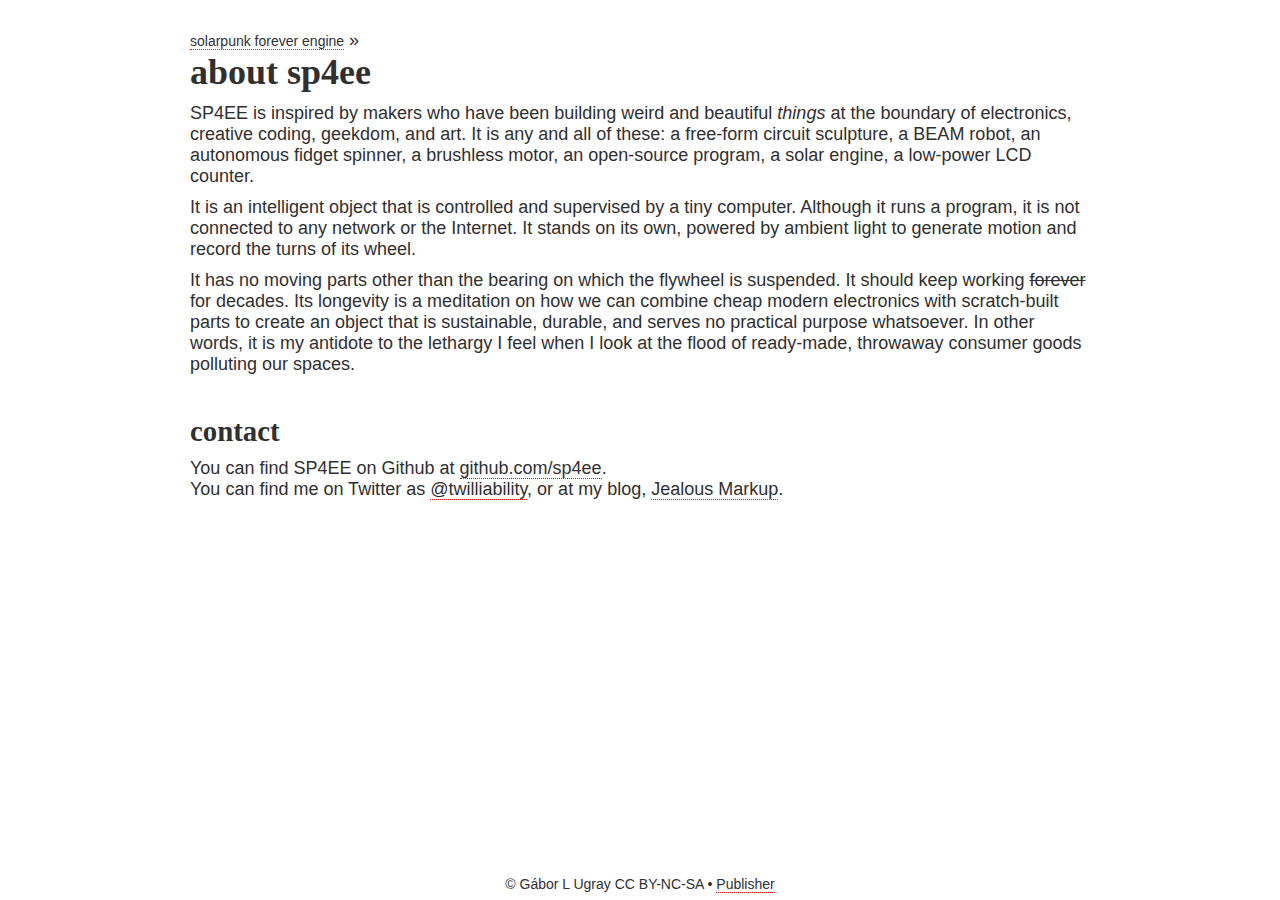
<file: about/index.html>
<!DOCTYPE html>
<html>

<head>
  <meta charset="UTF-8">
  <meta name="viewport" content="width=device-width, initial-scale=1.0" />
  <meta name="format-detection" content="telephone=no">
  <meta http-equiv="x-ua-compatible" content="IE=edge">
  <meta name="robots" content="noindex,nofollow" />
  <meta property="og:image" content="https://sp4ee.github.io/images/zen-share.png" />
  <meta property="og:type" content="article" />
  <meta name="twitter:card" content="summary_large_image" />
    
  <title>About SP4EE | Solarpunk Forever Engine</title>
  <meta property="og:title" content="About SP4EE | Solarpunk Forever Engine" />
  
  <meta name="description" content="A meditation on scratch-built intelligent objects that are sustainable, durable, and serve absolutely no practical purpose.">
  <meta name="keywords" content='' />
  <meta property="og:description" content="A meditation on scratch-built intelligent objects that are sustainable, durable, and serve absolutely no practical purpose." />
  <meta property="og:url" content="https://sp4ee.github.io/about" />
  <link rel="icon" type="image/png" sizes="32x32" href="/favicon-32x32.png?1614373344" />
  <link rel="icon" type="image/png" sizes="16x16" href="/favicon-16x16.png?1614373344" />
  <link rel="stylesheet" href="/bundle.css?1614373344" />
</head>

<body>


<article class="main single">
  <nav class="above-title"><a href="https://sp4ee.github.io/">Solarpunk Forever Engine</a> »</nav>
  <h1>About SP4EE</h1>
  
  <p>SP4EE is inspired by makers who have been building weird and beautiful <em>things</em> at the boundary of electronics, creative coding, geekdom, and art. It is any and all of these: a free-form circuit sculpture, a BEAM robot, an autonomous fidget spinner, a brushless motor, an open-source program, a solar engine, a low-power LCD counter.</p>
<p>It is an intelligent object that is controlled and supervised by a tiny computer. Although it runs a program, it is not connected to any network or the Internet. It stands on its own, powered by ambient light to generate motion and record the turns of its wheel.</p>
<p>It has no moving parts other than the bearing on which the flywheel is suspended. It should keep working <del>forever</del> for decades. Its longevity is a meditation on how we can combine cheap modern electronics with scratch-built parts to create an object that is sustainable, durable, and serves no practical purpose whatsoever. In other words, it is my antidote to the lethargy I feel when I look at the flood of ready-made, throwaway consumer goods polluting our spaces.</p>
<h3 id="contact">Contact</h3>
<p>You can find SP4EE on Github at <a href="https://github.com/sp4ee">github.com/sp4ee</a>.<br>
You can find me on Twitter as <a href="https://twitter.com/twilliability">@twilliability</a>,
or at my blog, <a href="https://jealousmarkup.xyz/">Jealous Markup</a>.</p>

</article>

  <footer>
    <div>&copy;&nbsp;Gábor L Ugray CC BY-NC-SA &bull; <a href="/publisher">Publisher</a></div>
  </footer>
  <script src="/bundle.js?1614373344"></script>
  <script type="text/javascript">
    var _paq = window._paq || [];
    _paq.push(['trackPageView']);
    _paq.push(['enableLinkTracking']);
    (function() {
      var u="//stats.jealousmarkup.xyz/";
      _paq.push(['setTrackerUrl', u+'matomo.php']);
      _paq.push(['setSiteId', '6']);
      var d=document, g=d.createElement('script'), s=d.getElementsByTagName('script')[0];
      g.type='text/javascript'; g.async=true; g.defer=true; g.src=u+'matomo.js'; s.parentNode.insertBefore(g,s);
    })();
  </script>
</body>
<html>
</file>
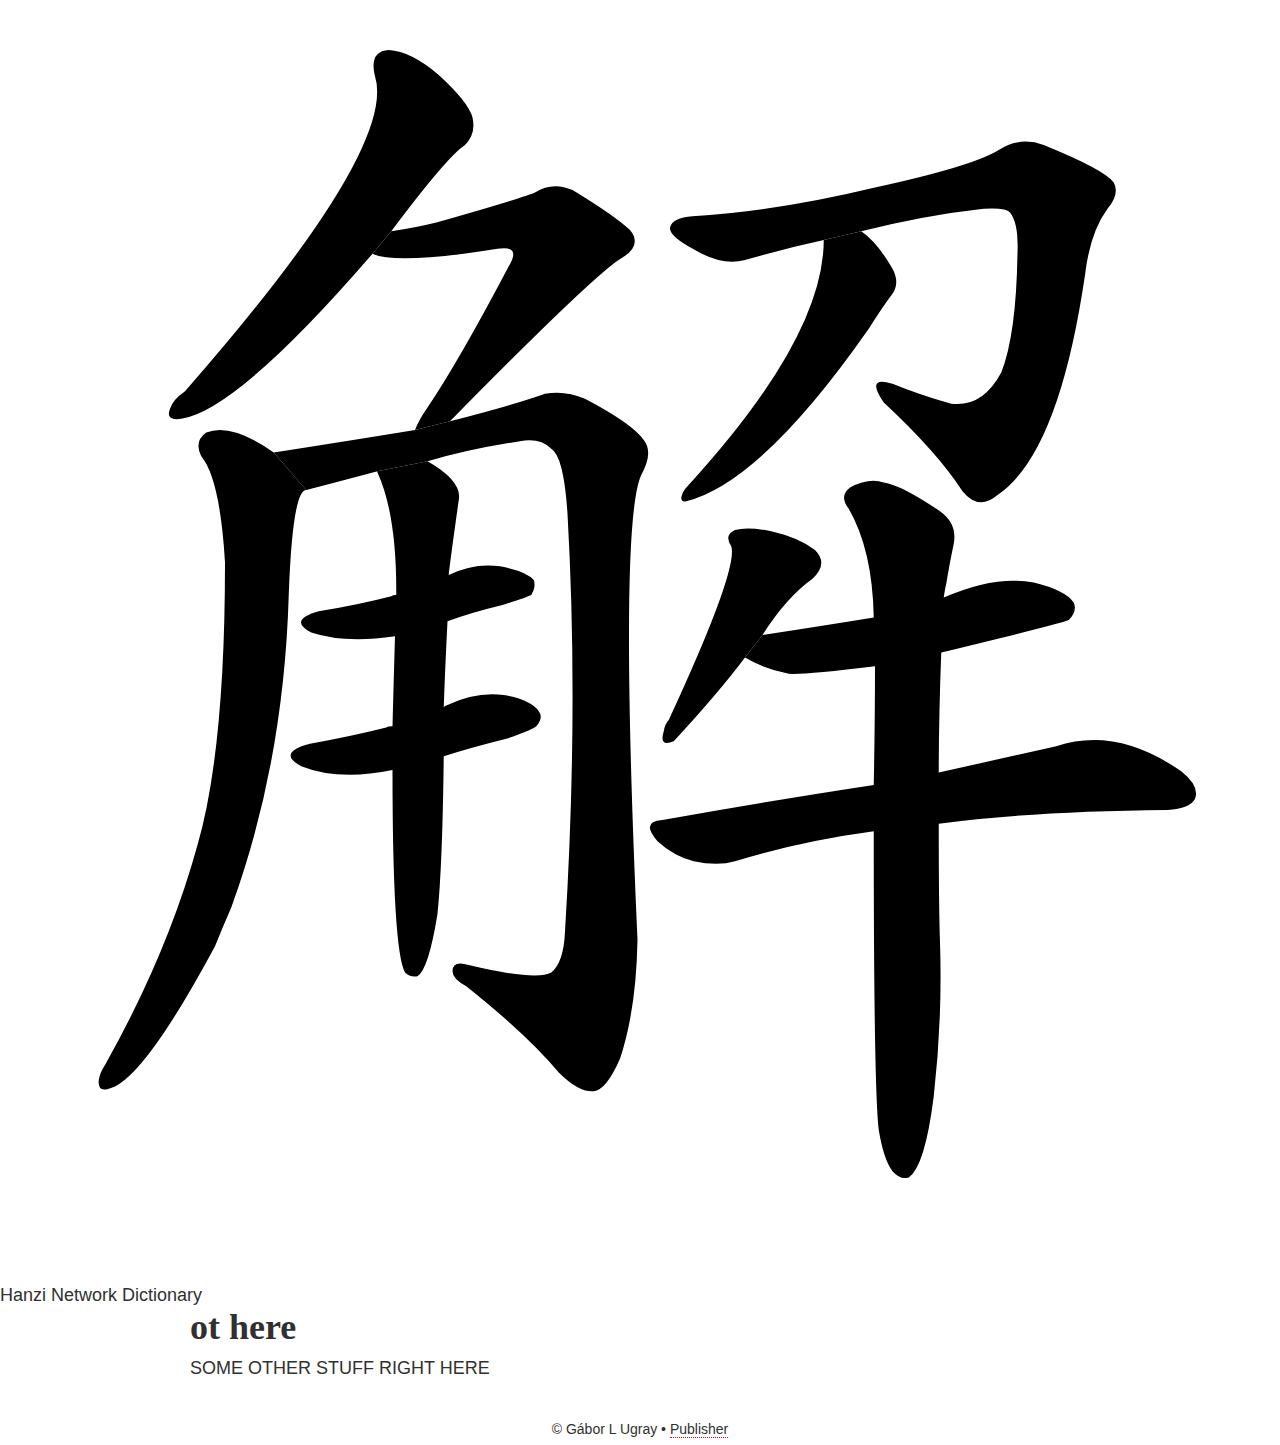
<file: other/index.html>
<!DOCTYPE html>
<html>

<head>
  <meta charset="UTF-8">
  <meta name="viewport" content="width=device-width, initial-scale=1.0" />
  <meta name="format-detection" content="telephone=no">
  <meta http-equiv="x-ua-compatible" content="IE=edge">
  <meta property="og:image" content="https://hanzidict.github.io/images/zen-share.png" />
  <meta property="og:type" content="article" />
  <meta name="twitter:card" content="summary_large_image" />
    
  
  <title>OT here - Hanzi Network Dictionary</title>
  <meta property="og:title" content="OT here - Hanzi Network Dictionary" />
  <meta name="description" content="Such camera angle, many gradient, so gorgeous.">
  <meta name="keywords" content="" />
  <meta property="og:description" content="Such camera angle, many gradient, so gorgeous." />
  <meta property="og:url" content="https://hanzidict.github.io/other" />
  
  <link href="https://fonts.googleapis.com/css2?family=Noto+Serif:ital,wght@0,400;0,700;1,400&display=swap" rel="stylesheet">
  <link href="https://fonts.googleapis.com/css2?family=Open+Sans:ital,wght@0,400;0,600;1,400&display=swap" rel="stylesheet">
  
  <link rel="stylesheet" href="/bundle.css?1604159659" />
</head>

<body>

<header>
  <svg class="glyph glyphSVG" xmlns="http://www.w3.org/2000/svg" version="1.1" viewBox="0 0 1024 1024"><path class="part1 rad" d="M 313 185 Q 358 125 372 116 Q 381 107 378 94 Q 375 82 351 60 Q 329 41 311 40 Q 295 41 300 61 Q 318 119 148 313 Q 138 320 136 327 Q 132 337 145 335 Q 190 328 298 203 L 313 185 Z"></path><path class="part1 rad" d="M 360 337 Q 478 217 498 206 Q 514 196 504 184 Q 491 172 458 152 Q 442 145 428 154 Q 419 158 349 178 Q 333 182 313 185 L 298 203 Q 317 212 398 199 Q 407 198 409 200 Q 413 203 407 213 Q 367 289 342 326 Q 335 336 332 344 L 360 337 Z"></path><path class="part1 rad" d="M 219 362 Q 185 338 165 346 Q 155 353 161 365 Q 176 383 180 450 Q 180 600 158 676 Q 134 763 84 852 Q 80 858 79 864 Q 78 874 87 871 Q 114 865 172 757 Q 178 742 185 726 Q 227 611 231 476 Q 234 392 245 392 L 219 362 Z"></path><path class="part1 rad" d="M 342 369 Q 376 359 416 353 Q 432 350 441 359 Q 451 365 454 411 Q 463 568 452 745 Q 451 770 441 778 Q 429 785 375 772 Q 362 768 362 777 Q 362 783 373 789 Q 422 828 447 858 Q 463 874 475 873 Q 485 872 496 847 Q 509 808 510 752 Q 495 419 513 380 Q 523 362 515 352 Q 506 339 468 319 Q 452 312 436 315 Q 411 324 360 337 L 332 344 Q 277 353 219 362 L 245 392 Q 272 385 302 377 L 342 369 Z"></path><path class="part1 rad" d="M 358 497 Q 377 490 402 484 Q 421 478 425 476 Q 429 469 427 464 Q 421 457 400 453 Q 379 450 359 460 L 317 476 Q 314 476 313 477 Q 286 484 255 489 Q 230 496 249 506 Q 276 515 316 509 L 358 497 Z"></path><path class="part1 rad" d="M 355 605 Q 377 598 405 591 Q 426 584 429 581 Q 435 574 431 569 Q 425 560 403 556 Q 381 553 358 564 Q 355 565 355 566 L 314 581 Q 310 581 309 582 Q 281 589 248 595 Q 221 602 241 613 Q 271 625 314 616 L 355 605 Z"></path><path class="part1 rad" d="M 355 566 Q 356 536 358 497 L 359 460 Q 359 457 367 400 Q 370 385 342 369 L 302 377 Q 301 377 302 378 Q 317 411 317 472 Q 317 473 317 476 L 316 509 Q 315 542 314 581 L 314 616 Q 314 760 324 778 Q 328 782 334 781 Q 343 775 350 731 Q 354 692 355 605 L 355 566 Z"></path><path class="part2" d="M 689 185 Q 741 172 787 167 Q 805 166 808 170 Q 815 179 814 202 Q 813 268 801 298 Q 786 326 761 323 Q 736 316 714 307 Q 692 300 707 322 Q 750 362 770 393 Q 783 409 798 396 Q 847 363 868 220 Q 872 186 886 167 Q 896 155 891 146 Q 884 136 835 116 Q 816 109 799 120 Q 778 133 700 150 Q 621 169 554 173 Q 538 174 536 182 Q 535 189 556 200 Q 578 213 596 208 Q 627 199 659 192 L 689 185 Z"></path><path class="part2" d="M 659 192 Q 659 270 550 389 Q 546 393 545 398 Q 545 402 549 401 Q 609 386 695 263 Q 707 244 714 235 Q 720 226 714 215 Q 702 194 689 185 L 659 192 Z"></path><path class="part3" d="M 610 508 Q 629 478 650 463 Q 663 451 652 440 Q 639 430 617 425 Q 598 421 588 424 Q 579 428 585 437 Q 591 455 535 576 Q 532 579 531 585 Q 527 598 539 593 Q 575 554 596 526 L 610 508 Z"></path><path class="part3" d="M 753 522 Q 852 498 855 496 Q 862 489 859 482 Q 852 472 827 466 Q 796 460 755 478 L 699 494 Q 656 501 610 508 L 596 526 Q 611 535 631 539 Q 643 540 700 533 L 753 522 Z"></path><path class="part3" d="M 751 659 Q 826 649 934 648 Q 952 647 956 639 Q 960 629 945 617 Q 893 581 845 597 Q 805 606 751 618 L 699 628 Q 620 640 530 656 Q 512 657 526 673 Q 539 685 555 689 Q 574 693 588 689 Q 640 673 699 665 L 751 659 Z"></path><path class="part3" d="M 703 904 Q 707 928 714 937 Q 720 944 727 942 Q 740 933 747 877 Q 754 816 752 754 Q 751 726 751 659 L 751 618 Q 751 575 753 522 L 755 478 Q 756 471 757 467 Q 760 449 763 435 Q 766 419 752 409 Q 721 388 707 386 Q 695 382 680 390 Q 671 397 679 407 Q 698 440 699 494 L 700 533 Q 700 576 699 628 L 699 665 Q 699 872 703 904 Z"></path></svg>
  <div class="title">Hanzi Network Dictionary</div>
</header>

<article>
<h1>OT here</h1>
<p>SOME OTHER STUFF RIGHT HERE</p>

</article>

  <footer>
    <div>&copy;&nbsp;Gábor L Ugray &bull; <a href="/publisher">Publisher</a></div>
  </footer>
  <script src="/bundle.js?1604159659"></script>
</body>
<html>
</file>
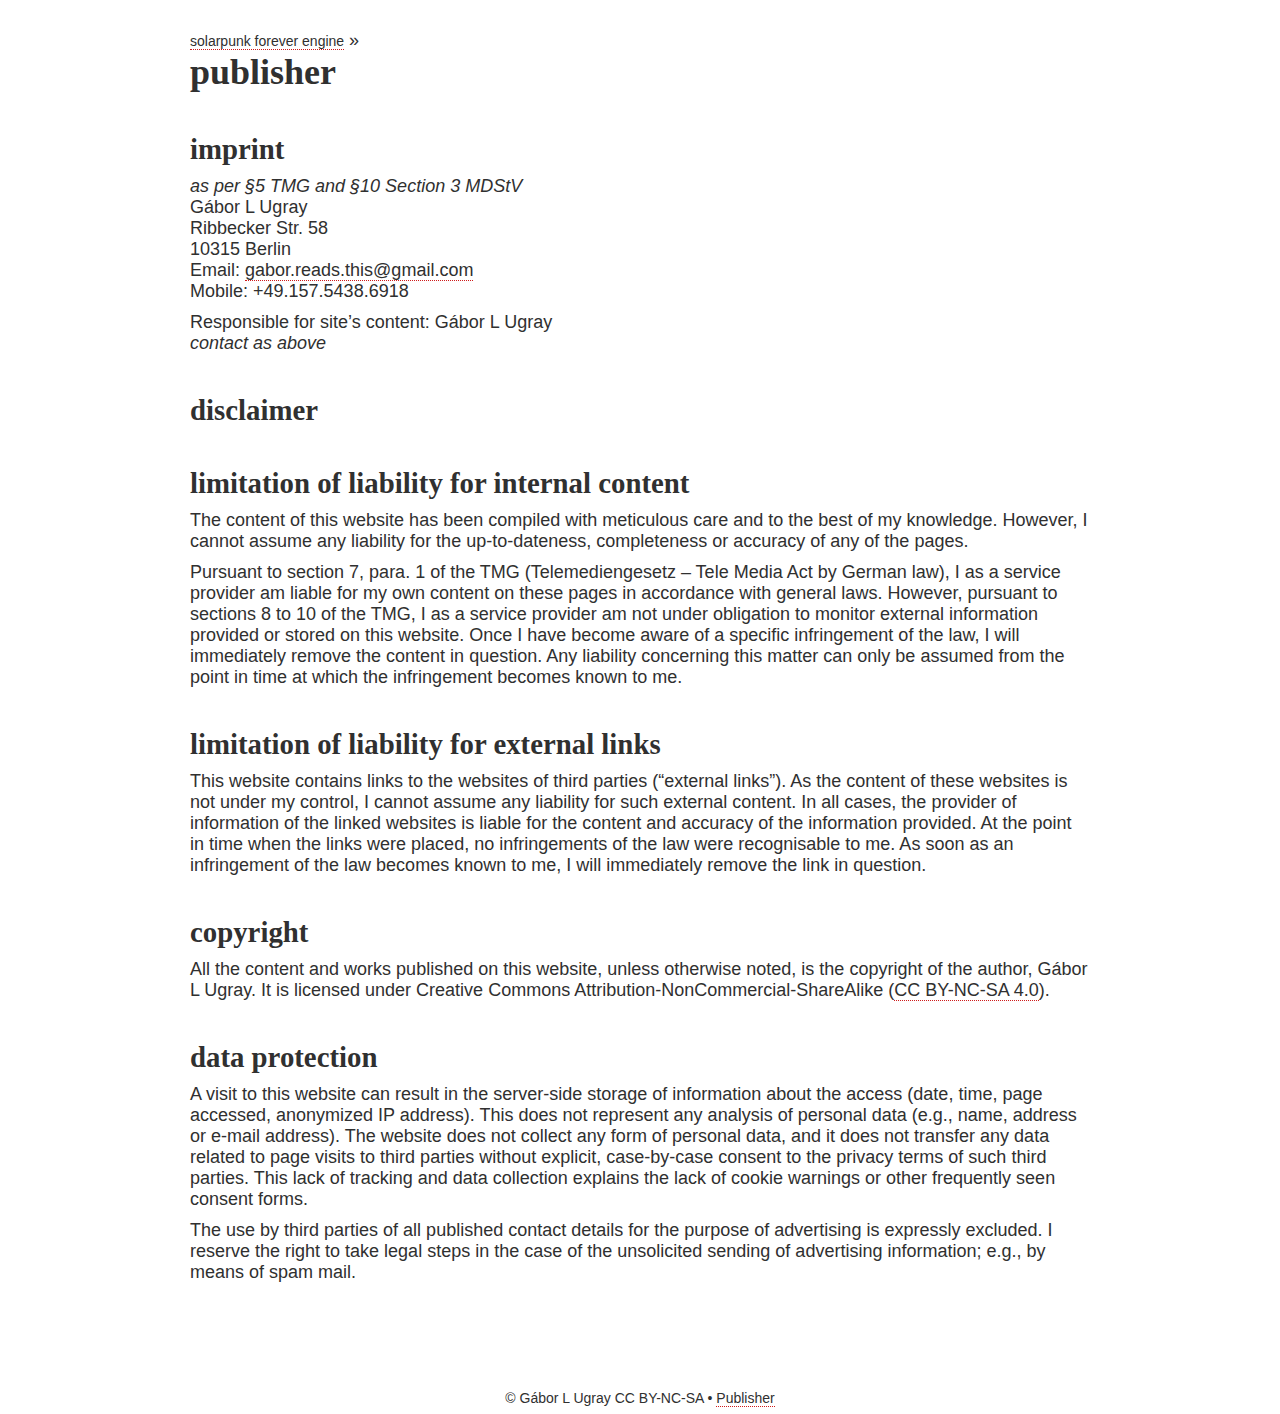
<file: publisher/index.html>
<!DOCTYPE html>
<html>

<head>
  <meta charset="UTF-8">
  <meta name="viewport" content="width=device-width, initial-scale=1.0" />
  <meta name="format-detection" content="telephone=no">
  <meta http-equiv="x-ua-compatible" content="IE=edge">
  <meta name="robots" content="noindex,nofollow" />
  <meta property="og:image" content="https://sp4ee.github.io/images/zen-share.png" />
  <meta property="og:type" content="article" />
  <meta name="twitter:card" content="summary_large_image" />
    
  <title>Publisher | Solarpunk Forever Engine</title>
  <meta property="og:title" content="Publisher | Solarpunk Forever Engine" />
  
  <meta name="description" content="Such camera angle, many gradient, so gorgeous.">
  <meta name="keywords" content='' />
  <meta property="og:description" content="Such camera angle, many gradient, so gorgeous." />
  <meta property="og:url" content="https://sp4ee.github.io/publisher" />
  <link rel="icon" type="image/png" sizes="32x32" href="/favicon-32x32.png?1614373344" />
  <link rel="icon" type="image/png" sizes="16x16" href="/favicon-16x16.png?1614373344" />
  <link rel="stylesheet" href="/bundle.css?1614373344" />
</head>

<body>


<article class="main single">
  <nav class="above-title"><a href="https://sp4ee.github.io/">Solarpunk Forever Engine</a> »</nav>
  <h1>Publisher</h1>
  
  <h2 id="imprint">Imprint</h2>
<p><em>as per §5 TMG and §10 Section 3 MDStV</em><br>
Gábor L Ugray<br>
Ribbecker Str. 58<br>
10315 Berlin<br>
Email: <a href="mailto:gabor.reads.this@gmail.com">gabor.reads.this@gmail.com</a><br>
Mobile: +49.157.5438.6918</p>
<p>Responsible for site’s content: Gábor L Ugray<br>
<em>contact as above</em></p>
<h2 id="disclaimer">Disclaimer</h2>
<h3 id="limitation-of-liability-for-internal-content">Limitation of liability for internal content</h3>
<p>The content of this website has been compiled with meticulous care and to the best of my knowledge. However, I cannot assume any liability for the up-to-dateness, completeness or accuracy of any of the pages.</p>
<p>Pursuant to section 7, para. 1 of the TMG (Telemediengesetz – Tele Media Act by German law), I as a service provider am liable for my own content on these pages in accordance with general laws. However, pursuant to sections 8 to 10 of the TMG, I as a service provider am not under obligation to monitor external information provided or stored on this website. Once I have become aware of a specific infringement of the law, I will immediately remove the content in question. Any liability concerning this matter can only be assumed from the point in time at which the infringement becomes known to me.</p>
<h3 id="limitation-of-liability-for-external-links">Limitation of liability for external links</h3>
<p>This website contains links to the websites of third parties (“external links”). As the content of these websites is not under my control, I cannot assume any liability for such external content. In all cases, the provider of information of the linked websites is liable for the content and accuracy of the information provided. At the point in time when the links were placed, no infringements of the law were recognisable to me. As soon as an infringement of the law becomes known to me, I will immediately remove the link in question.</p>
<h3 id="copyright">Copyright</h3>
<p>All the content and works published on this website, unless otherwise noted, is the copyright of the author, Gábor L Ugray. It is licensed under Creative Commons Attribution-NonCommercial-ShareAlike (<a href="https://creativecommons.org/licenses/by-nc-sa/4.0/legalcode">CC BY-NC-SA 4.0</a>).</p>
<h3 id="data-protection">Data protection</h3>
<p>A visit to this website can result in the server-side storage of information about the access (date, time, page accessed, anonymized IP address). This does not represent any analysis of personal data (e.g., name, address or e-mail address). The website does not collect any form of personal data, and it does not transfer any data related to page visits to third parties without explicit, case-by-case consent to the privacy terms of such third parties. This lack of tracking and data collection explains the lack of cookie warnings or other frequently seen consent forms.</p>
<p>The use by third parties of all published contact details for the purpose of advertising is expressly excluded. I reserve the right to take legal steps in the case of the unsolicited sending of advertising information; e.g., by means of spam mail.</p>

</article>

  <footer>
    <div>&copy;&nbsp;Gábor L Ugray CC BY-NC-SA &bull; <a href="/publisher">Publisher</a></div>
  </footer>
  <script src="/bundle.js?1614373344"></script>
  <script type="text/javascript">
    var _paq = window._paq || [];
    _paq.push(['trackPageView']);
    _paq.push(['enableLinkTracking']);
    (function() {
      var u="//stats.jealousmarkup.xyz/";
      _paq.push(['setTrackerUrl', u+'matomo.php']);
      _paq.push(['setSiteId', '6']);
      var d=document, g=d.createElement('script'), s=d.getElementsByTagName('script')[0];
      g.type='text/javascript'; g.async=true; g.defer=true; g.src=u+'matomo.js'; s.parentNode.insertBefore(g,s);
    })();
  </script>
</body>
<html>
</file>
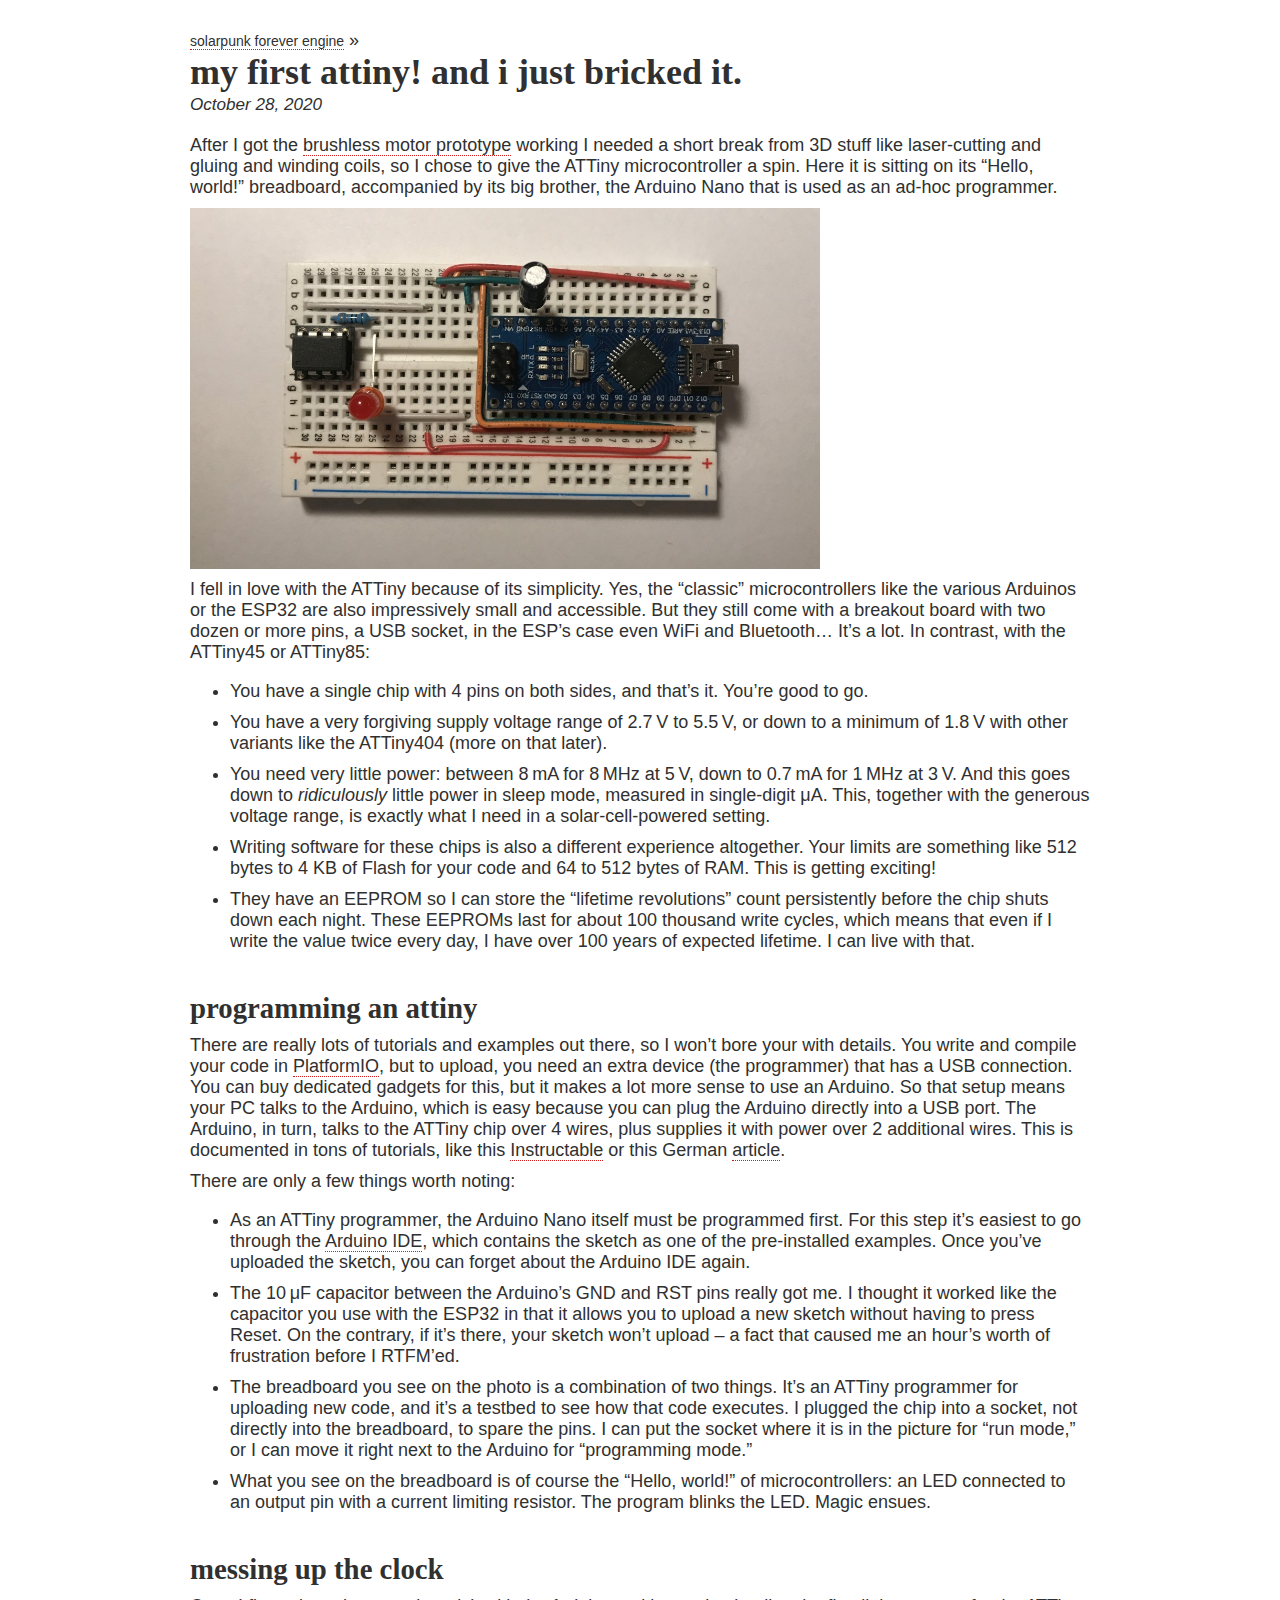
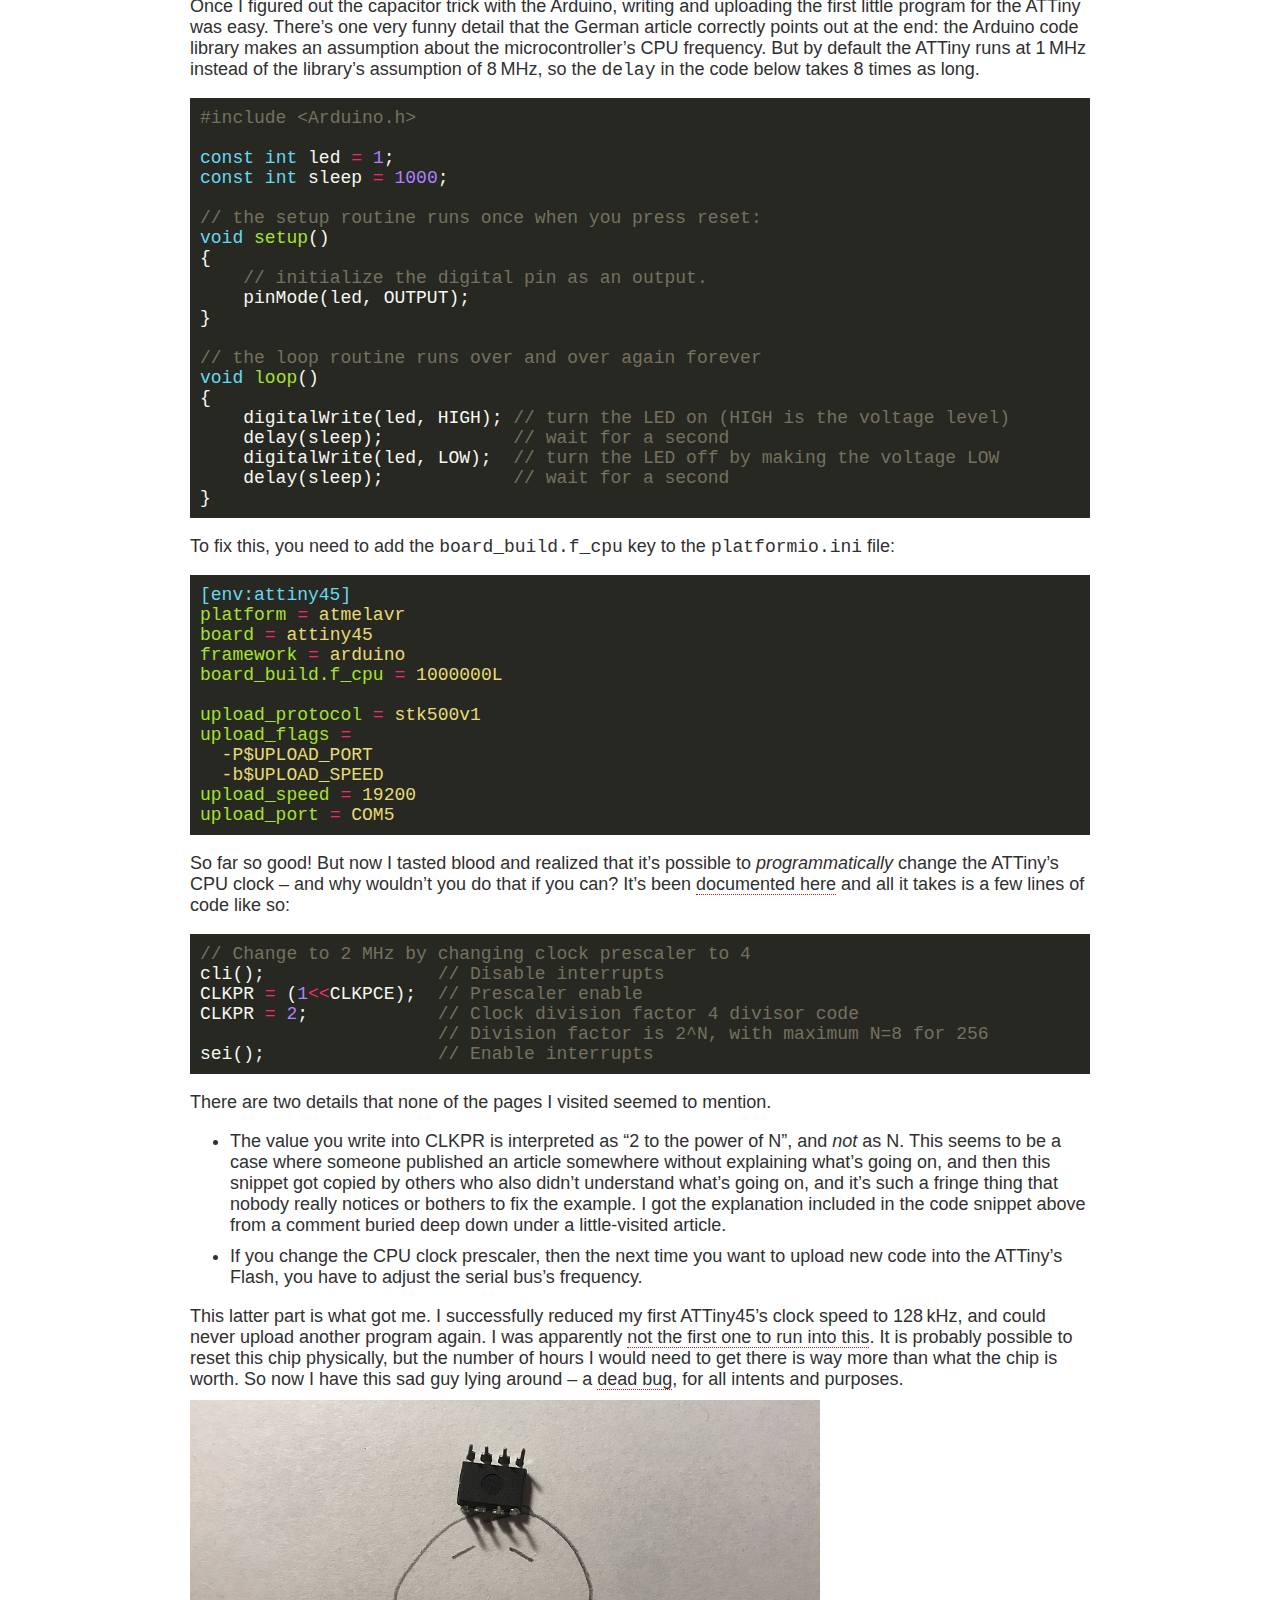
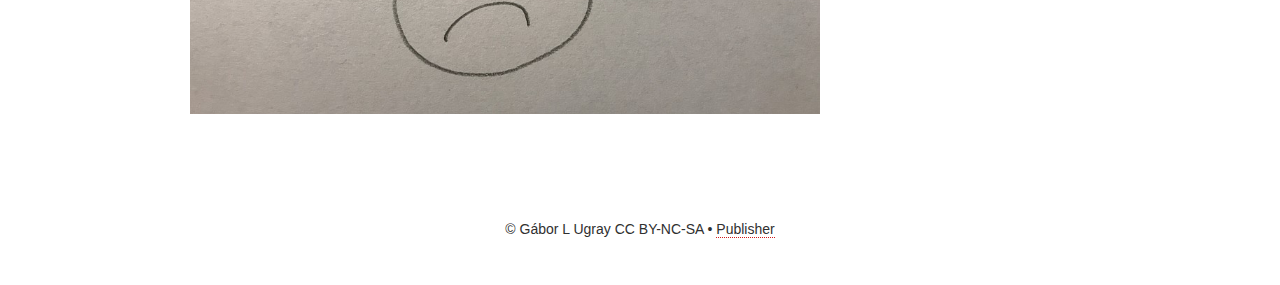
<file: build-log/bricked-attiny/index.html>
<!DOCTYPE html>
<html>

<head>
  <meta charset="UTF-8">
  <meta name="viewport" content="width=device-width, initial-scale=1.0" />
  <meta name="format-detection" content="telephone=no">
  <meta http-equiv="x-ua-compatible" content="IE=edge">
  
  <meta property="og:image" content="https://sp4ee.github.io/images/zen-share.png" />
  <meta property="og:type" content="article" />
  <meta name="twitter:card" content="summary_large_image" />
    
  <title>My first ATTiny! And I just bricked it. | Solarpunk Forever Engine</title>
  <meta property="og:title" content="My first ATTiny! And I just bricked it. | Solarpunk Forever Engine" />
  
  <meta name="description" content="Such camera angle, many gradient, so gorgeous.">
  <meta name="keywords" content='' />
  <meta property="og:description" content="Such camera angle, many gradient, so gorgeous." />
  <meta property="og:url" content="https://sp4ee.github.io/bricked-attiny" />
  <link rel="icon" type="image/png" sizes="32x32" href="/favicon-32x32.png?1614373344" />
  <link rel="icon" type="image/png" sizes="16x16" href="/favicon-16x16.png?1614373344" />
  <link rel="stylesheet" href="/bundle.css?1614373344" />
</head>

<body>


<article class="main single">
  <nav class="above-title"><a href="https://sp4ee.github.io/">Solarpunk Forever Engine</a> »</nav>
  <h1>My first ATTiny! And I just bricked it.</h1>
  <p class="pagemeta">October 28, 2020</p>
  <p>After I got the <a href="/build-log/working-brushless-motor-prototype/">brushless motor prototype</a> working I needed a short break from 3D stuff like laser-cutting and gluing and winding coils, so I chose to give the ATTiny microcontroller a spin. Here it is sitting on its &ldquo;Hello, world!&rdquo; breadboard, accompanied by its big brother, the Arduino Nano that is used as an ad-hoc programmer.</p>
<p><img src="/images/040-attiny-breadboard.jpg#narrow" alt="ATTiny45 and Arduino Nano"></p>
<p>I fell in love with the ATTiny because of its simplicity. Yes, the &ldquo;classic&rdquo; microcontrollers like the various Arduinos or the ESP32 are also impressively small and accessible. But they still come with a breakout board with two dozen or more pins, a USB socket, in the ESP&rsquo;s case even WiFi and Bluetooth&hellip; It&rsquo;s a lot. In contrast, with the ATTiny45 or ATTiny85:</p>
<ul>
<li>
<p>You have a single chip with 4 pins on both sides, and that&rsquo;s it. You&rsquo;re good to go.</p>
</li>
<li>
<p>You have a very forgiving supply voltage range of 2.7 V to 5.5 V, or down to a minimum of 1.8 V with other variants like the ATTiny404 (more on that later).</p>
</li>
<li>
<p>You need very little power: between 8 mA for 8 MHz at 5 V, down to 0.7 mA for 1 MHz at 3 V. And this goes down to <em>ridiculously</em> little power in sleep mode, measured in single-digit μA. This, together with the generous voltage range, is exactly what I need in a solar-cell-powered setting.</p>
</li>
<li>
<p>Writing software for these chips is also a different experience altogether. Your limits are something like 512 bytes to 4 KB of Flash for your code and 64 to 512 bytes of RAM. This is getting exciting!</p>
</li>
<li>
<p>They have an EEPROM so I can store the &ldquo;lifetime revolutions&rdquo; count persistently before the chip shuts down each night. These EEPROMs last for about 100 thousand write cycles, which means that even if I write the value twice every day, I have over 100 years of expected lifetime. I can live with that.</p>
</li>
</ul>
<h3 id="programming-an-attiny">Programming an ATTiny</h3>
<p>There are really lots of tutorials and examples out there, so I won&rsquo;t bore your with details. You write and compile your code in <a href="https://platformio.org/">PlatformIO</a>, but to upload, you need an extra device (the programmer) that has a USB connection. You can buy dedicated gadgets for this, but it makes a lot more sense to use an Arduino. So that setup means your PC talks to the Arduino, which is easy because you can plug the Arduino directly into a USB port. The Arduino, in turn, talks to the ATTiny chip over 4 wires, plus supplies it with power over 2 additional wires. This is documented in tons of tutorials, like this <a href="https://www.instructables.com/Arduino-ISP-to-ATTiny85/">Instructable</a> or this German <a href="https://www.heise.de/ct/artikel/Erste-Schritte-mit-den-Mikrocontrollern-ATtiny84-und-85-4399393.html">article</a>.</p>
<p>There are only a few things worth noting:</p>
<ul>
<li>
<p>As an ATTiny programmer, the Arduino Nano itself must be programmed first. For this step it&rsquo;s easiest to go through the <a href="https://www.arduino.cc/en/software">Arduino IDE</a>, which contains the sketch as one of the pre-installed examples. Once you&rsquo;ve uploaded the sketch, you can forget about the Arduino IDE again.</p>
</li>
<li>
<p>The 10 μF capacitor between the Arduino&rsquo;s GND and RST pins really got me. I thought it worked like the capacitor you use with the ESP32 in that it allows you to upload a new sketch without having to press Reset. On the contrary, if it&rsquo;s there, your sketch won&rsquo;t upload &ndash; a fact that caused me an hour&rsquo;s worth of frustration before I RTFM&rsquo;ed.</p>
</li>
<li>
<p>The breadboard you see on the photo is a combination of two things. It&rsquo;s an ATTiny programmer for uploading new code, and it&rsquo;s a testbed to see how that code executes. I plugged the chip into a socket, not directly into the breadboard, to spare the pins. I can put the socket where it is in the picture for &ldquo;run mode,&rdquo; or I can move it right next to the Arduino for &ldquo;programming mode.&rdquo;</p>
</li>
<li>
<p>What you see on the breadboard is of course the &ldquo;Hello, world!&rdquo; of microcontrollers: an LED connected to an output pin with a current limiting resistor. The program blinks the LED. Magic ensues.</p>
</li>
</ul>
<h3 id="messing-up-the-clock">Messing up the clock</h3>
<p>Once I figured out the capacitor trick with the Arduino, writing and uploading the first little program for the ATTiny was easy. There&rsquo;s one very funny detail that the German article correctly points out at the end: the Arduino code library makes an assumption about the microcontroller&rsquo;s CPU frequency. But by default the ATTiny runs at 1 MHz instead of the library&rsquo;s assumption of 8 MHz, so the <code>delay</code> in the code below takes 8 times as long.</p>
<div class="highlight"><pre style="color:#f8f8f2;background-color:#272822;-moz-tab-size:4;-o-tab-size:4;tab-size:4"><code class="language-C++" data-lang="C++"><span style="color:#75715e">#include</span> <span style="color:#75715e">&lt;Arduino.h&gt;</span><span style="color:#75715e">
</span><span style="color:#75715e"></span>
<span style="color:#66d9ef">const</span> <span style="color:#66d9ef">int</span> led <span style="color:#f92672">=</span> <span style="color:#ae81ff">1</span>;
<span style="color:#66d9ef">const</span> <span style="color:#66d9ef">int</span> sleep <span style="color:#f92672">=</span> <span style="color:#ae81ff">1000</span>;

<span style="color:#75715e">// the setup routine runs once when you press reset:
</span><span style="color:#75715e"></span><span style="color:#66d9ef">void</span> <span style="color:#a6e22e">setup</span>()
{
    <span style="color:#75715e">// initialize the digital pin as an output.
</span><span style="color:#75715e"></span>    pinMode(led, OUTPUT);
}

<span style="color:#75715e">// the loop routine runs over and over again forever
</span><span style="color:#75715e"></span><span style="color:#66d9ef">void</span> <span style="color:#a6e22e">loop</span>()
{
    digitalWrite(led, HIGH); <span style="color:#75715e">// turn the LED on (HIGH is the voltage level)
</span><span style="color:#75715e"></span>    delay(sleep);            <span style="color:#75715e">// wait for a second
</span><span style="color:#75715e"></span>    digitalWrite(led, LOW);  <span style="color:#75715e">// turn the LED off by making the voltage LOW
</span><span style="color:#75715e"></span>    delay(sleep);            <span style="color:#75715e">// wait for a second
</span><span style="color:#75715e"></span>}
</code></pre></div><p>To fix this, you need to add the <code>board_build.f_cpu</code> key to the <code>platformio.ini</code> file:</p>
<div class="highlight"><pre style="color:#f8f8f2;background-color:#272822;-moz-tab-size:4;-o-tab-size:4;tab-size:4"><code class="language-INI" data-lang="INI"><span style="color:#66d9ef">[env:attiny45]</span>
<span style="color:#a6e22e">platform</span> <span style="color:#f92672">=</span> <span style="color:#e6db74">atmelavr</span>
<span style="color:#a6e22e">board</span> <span style="color:#f92672">=</span> <span style="color:#e6db74">attiny45</span>
<span style="color:#a6e22e">framework</span> <span style="color:#f92672">=</span> <span style="color:#e6db74">arduino</span>
<span style="color:#a6e22e">board_build.f_cpu</span> <span style="color:#f92672">=</span> <span style="color:#e6db74">1000000L</span>

<span style="color:#a6e22e">upload_protocol</span> <span style="color:#f92672">=</span> <span style="color:#e6db74">stk500v1</span>
<span style="color:#a6e22e">upload_flags</span> <span style="color:#f92672">=</span><span style="color:#e6db74">
</span><span style="color:#e6db74">  -P$UPLOAD_PORT
</span><span style="color:#e6db74">  -b$UPLOAD_SPEED</span>
<span style="color:#a6e22e">upload_speed</span> <span style="color:#f92672">=</span> <span style="color:#e6db74">19200</span>
<span style="color:#a6e22e">upload_port</span> <span style="color:#f92672">=</span> <span style="color:#e6db74">COM5</span>
</code></pre></div><p>So far so good! But now I tasted blood and realized that it&rsquo;s possible to <em>programmatically</em> change the ATTiny&rsquo;s CPU clock &ndash; and why wouldn&rsquo;t you do that if you can? It&rsquo;s been <a href="https://www.insidegadgets.com/2011/05/16/change-attiny85-clock-speed-on-the-fly/">documented here</a> and all it takes is a few lines of code like so:</p>
<div class="highlight"><pre style="color:#f8f8f2;background-color:#272822;-moz-tab-size:4;-o-tab-size:4;tab-size:4"><code class="language-C++" data-lang="C++"><span style="color:#75715e">// Change to 2 MHz by changing clock prescaler to 4
</span><span style="color:#75715e"></span>cli();                <span style="color:#75715e">// Disable interrupts
</span><span style="color:#75715e"></span>CLKPR <span style="color:#f92672">=</span> (<span style="color:#ae81ff">1</span><span style="color:#f92672">&lt;&lt;</span>CLKPCE);  <span style="color:#75715e">// Prescaler enable
</span><span style="color:#75715e"></span>CLKPR <span style="color:#f92672">=</span> <span style="color:#ae81ff">2</span>;            <span style="color:#75715e">// Clock division factor 4 divisor code
</span><span style="color:#75715e"></span>                      <span style="color:#75715e">// Division factor is 2^N, with maximum N=8 for 256
</span><span style="color:#75715e"></span>sei();                <span style="color:#75715e">// Enable interrupts
</span></code></pre></div><p>There are two details that none of the pages I visited seemed to mention.</p>
<ul>
<li>
<p>The value you write into CLKPR is interpreted as &ldquo;2 to the power of N&rdquo;, and <em>not</em> as N. This seems to be a case where someone published an article somewhere without explaining what&rsquo;s going on, and then this snippet got copied by others who also didn&rsquo;t understand what&rsquo;s going on, and it&rsquo;s such a fringe thing that nobody really notices or bothers to fix the example. I got the explanation included in the code snippet above from a comment buried deep down under a little-visited article.</p>
</li>
<li>
<p>If you change the CPU clock prescaler, then the next time you want to upload new code into the ATTiny&rsquo;s Flash, you have to adjust the serial bus&rsquo;s frequency.</p>
</li>
</ul>
<p>This latter part is what got me. I successfully reduced my first ATTiny45&rsquo;s clock speed to 128 kHz, and could never upload another program again. I was apparently <a href="https://forum.arduino.cc/index.php?topic=182138.0">not the first one to run into this</a>. It is probably possible to reset this chip physically, but the number of hours I would need to get there is way more than what the chip is worth. So now I have this sad guy lying around &ndash; a <a href="https://en.wikipedia.org/wiki/Point-to-point_construction#%22Dead_bug%22_construction">dead bug</a>, for all intents and purposes.</p>
<p><img src="/images/040-attiny-bricked.jpg#narrow" alt="Sad bricked ATTiny45"></p>
</article>

  <footer>
    <div>&copy;&nbsp;Gábor L Ugray CC BY-NC-SA &bull; <a href="/publisher">Publisher</a></div>
  </footer>
  <script src="/bundle.js?1614373344"></script>
  <script type="text/javascript">
    var _paq = window._paq || [];
    _paq.push(['trackPageView']);
    _paq.push(['enableLinkTracking']);
    (function() {
      var u="//stats.jealousmarkup.xyz/";
      _paq.push(['setTrackerUrl', u+'matomo.php']);
      _paq.push(['setSiteId', '6']);
      var d=document, g=d.createElement('script'), s=d.getElementsByTagName('script')[0];
      g.type='text/javascript'; g.async=true; g.defer=true; g.src=u+'matomo.js'; s.parentNode.insertBefore(g,s);
    })();
  </script>
</body>
<html>
</file>
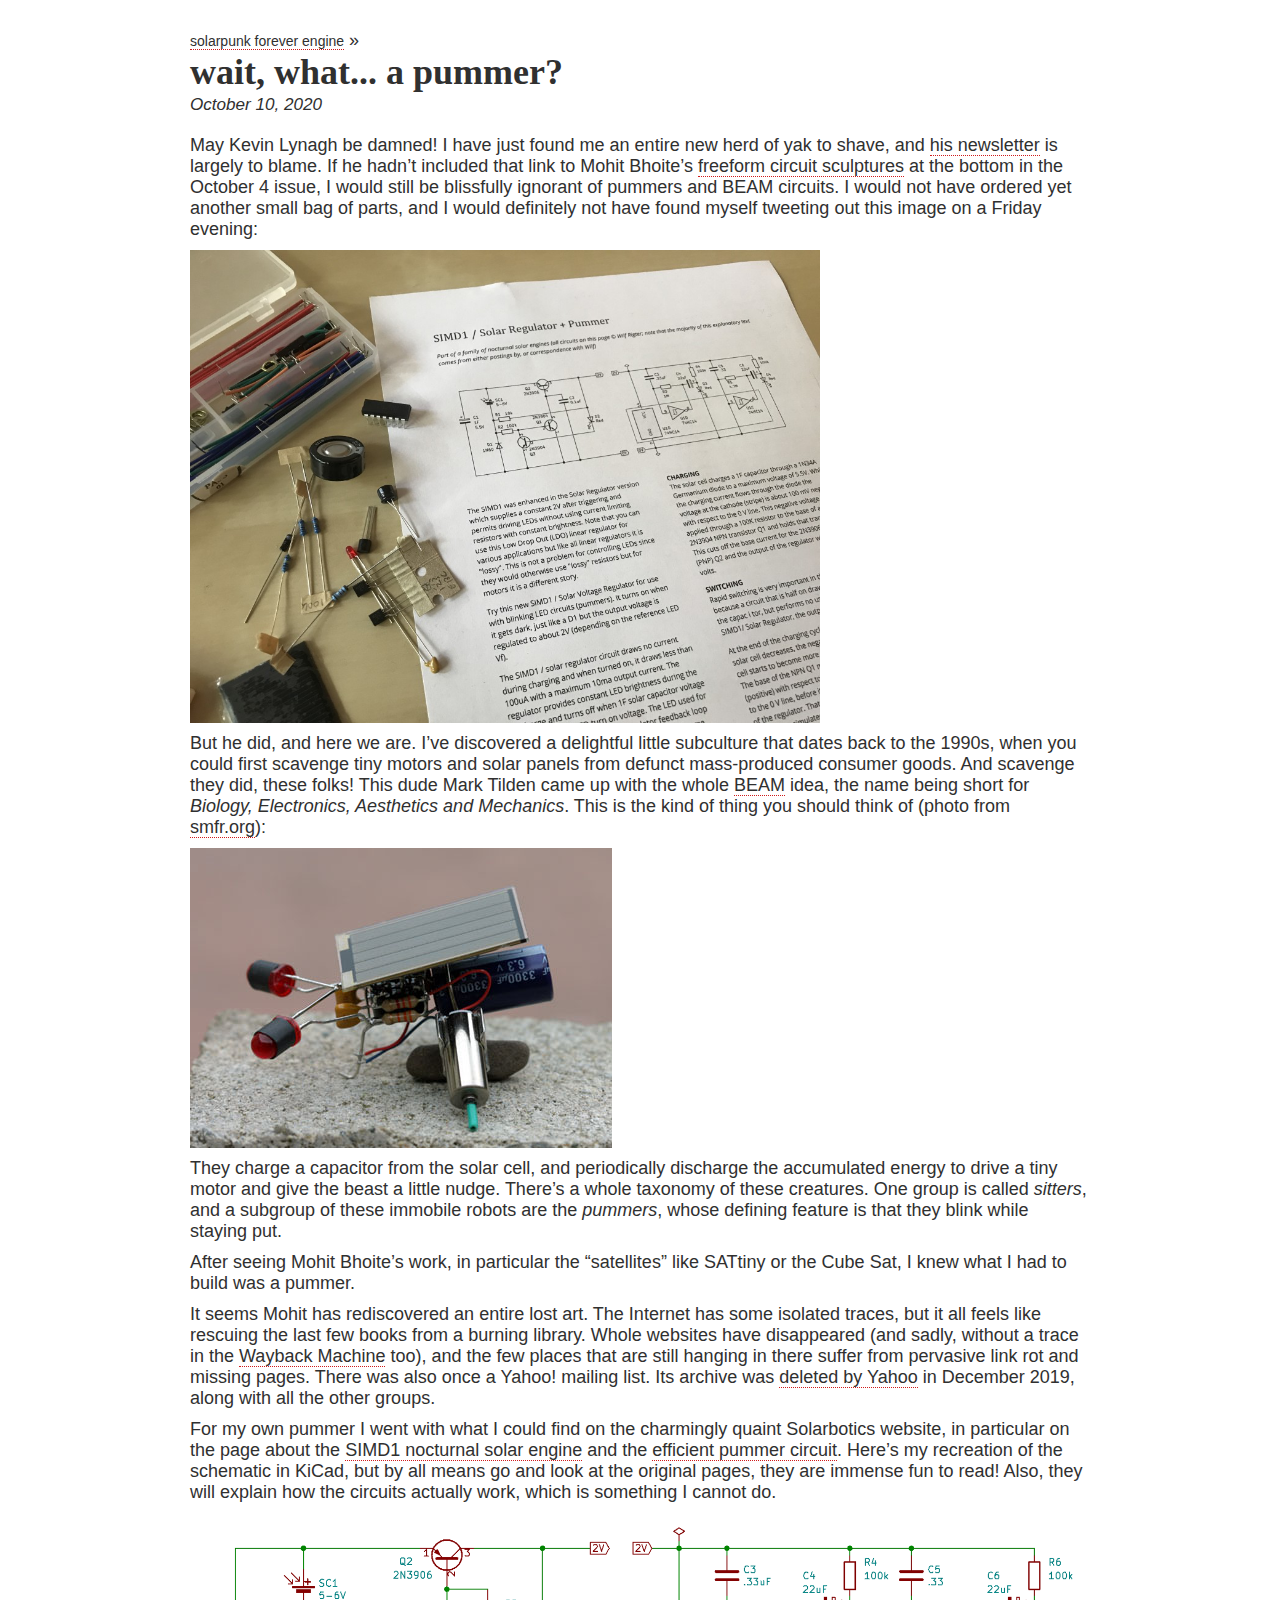
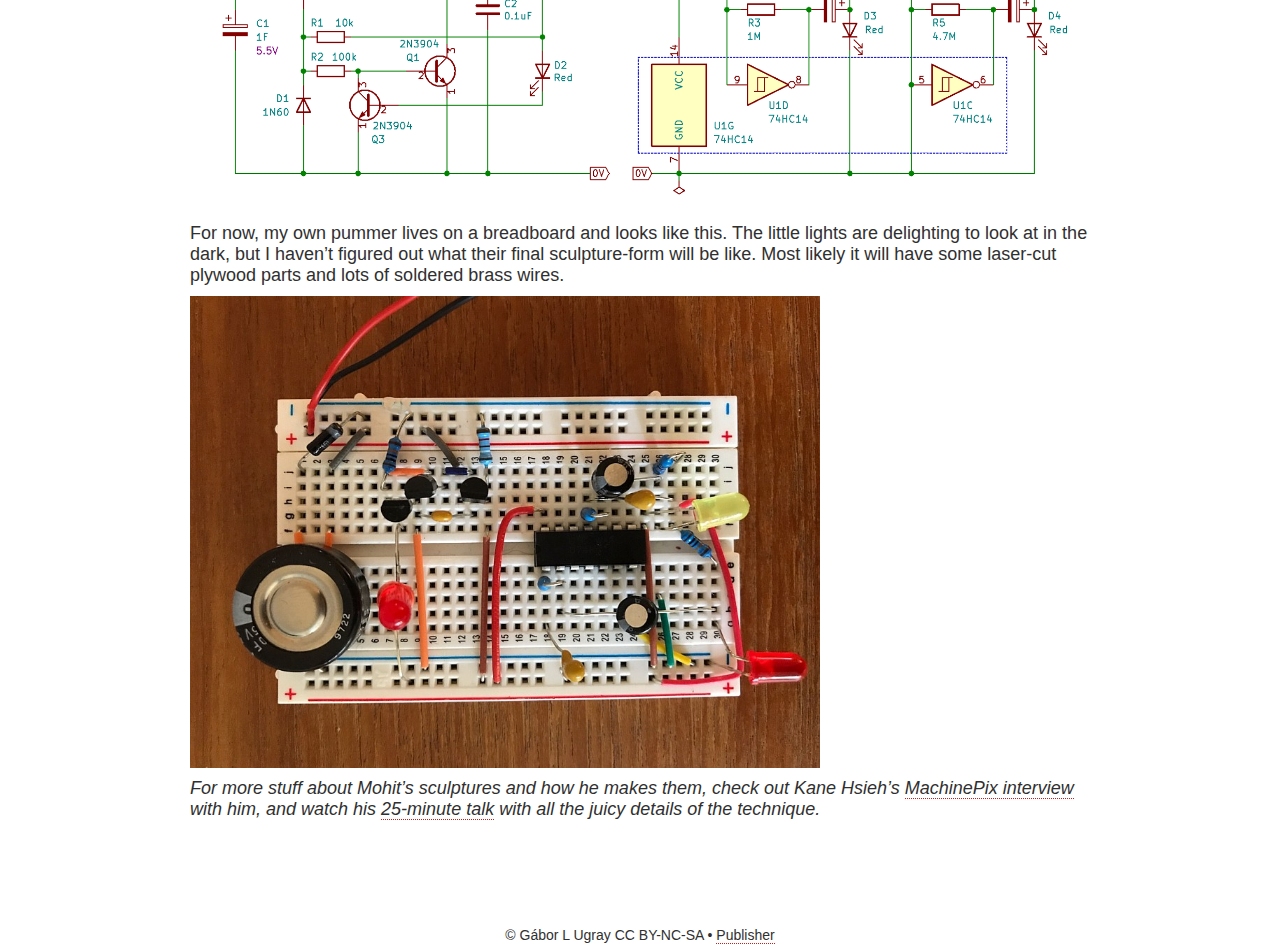
<file: build-log/fell-in-love-with-pummers/index.html>
<!DOCTYPE html>
<html>

<head>
  <meta charset="UTF-8">
  <meta name="viewport" content="width=device-width, initial-scale=1.0" />
  <meta name="format-detection" content="telephone=no">
  <meta http-equiv="x-ua-compatible" content="IE=edge">
  
  <meta property="og:image" content="https://sp4ee.github.io/images/zen-share.png" />
  <meta property="og:type" content="article" />
  <meta name="twitter:card" content="summary_large_image" />
    
  <title>Wait, what... A pummer? | Solarpunk Forever Engine</title>
  <meta property="og:title" content="Wait, what... A pummer? | Solarpunk Forever Engine" />
  
  <meta name="description" content="Reviving the lost art of BEAM engines and pummers with a solar cell and a 74HC14 IC.">
  <meta name="keywords" content='' />
  <meta property="og:description" content="Reviving the lost art of BEAM engines and pummers with a solar cell and a 74HC14 IC." />
  <meta property="og:url" content="https://sp4ee.github.io/fell-in-love-with-pummers" />
  <link rel="icon" type="image/png" sizes="32x32" href="/favicon-32x32.png?1614373344" />
  <link rel="icon" type="image/png" sizes="16x16" href="/favicon-16x16.png?1614373344" />
  <link rel="stylesheet" href="/bundle.css?1614373344" />
</head>

<body>


<article class="main single">
  <nav class="above-title"><a href="https://sp4ee.github.io/">Solarpunk Forever Engine</a> »</nav>
  <h1>Wait, what... A pummer?</h1>
  <p class="pagemeta">October 10, 2020</p>
  <p>May Kevin Lynagh be damned! I have just found me an entire new herd of yak to shave, and <a href="https://kevinlynagh.com/newsletter/">his newsletter</a> is largely to blame. If he hadn&rsquo;t included that link to Mohit Bhoite&rsquo;s <a href="https://www.bhoite.com/sculptures/">freeform circuit sculptures</a> at the bottom in the October 4 issue, I would still be blissfully ignorant of pummers and BEAM circuits. I would not have ordered yet another small bag of parts, and I would definitely not have found myself tweeting out this image on a Friday evening:</p>
<p><img src="/images/010-pummer-parts.jpg#narrow" alt="Pummer schematic and parts"></p>
<!-- raw HTML omitted -->
<p>But he did, and here we are. I&rsquo;ve discovered a delightful little subculture that dates back to the 1990s, when you could first scavenge tiny motors and solar panels from defunct mass-produced consumer goods. And scavenge they did, these folks! This dude Mark Tilden came up with the whole <a href="https://en.wikipedia.org/wiki/BEAM_robotics">BEAM</a> idea, the name being short for <em>Biology, Electronics, Aesthetics and Mechanics</em>. This is the kind of thing you should think of (photo from <a href="http://www.smfr.org/robots/fled_popper.html">smfr.org</a>):</p>
<p><img src="/images/010-fled_popper_small.jpg" alt="FLED Photopopper"></p>
<p>They charge a capacitor from the solar cell, and periodically discharge the accumulated energy to drive a  tiny motor and give the beast a little nudge. There&rsquo;s a whole taxonomy of these creatures. One group is called <em>sitters</em>, and a subgroup of these immobile robots are the <em>pummers</em>, whose defining feature is that they blink while staying put.</p>
<p>After seeing Mohit Bhoite&rsquo;s work, in particular the &ldquo;satellites&rdquo; like SATtiny or the Cube Sat, I knew what I had to build was a pummer.</p>
<p>It seems Mohit has rediscovered an entire lost art. The Internet has some isolated traces, but it all feels like rescuing the last few books from a burning library. Whole websites have disappeared (and sadly, without a trace in the <a href="https://archive.org/web/">Wayback Machine</a> too), and the few places that are still hanging in there suffer from pervasive link rot and missing pages. There was also once a Yahoo! mailing list. Its archive was <a href="https://www.theverge.com/2019/10/16/20917710/yahoo-groups-deleting-all-content-upload-message-boards-email-communities">deleted by Yahoo</a> in December 2019, along with all the other groups.</p>
<p>For my own pummer I went with what I could find on the charmingly quaint Solarbotics website, in particular on the page about the <a href="http://solarbotics.net/library/circuits/se_noct_SIMD1SR.html">SIMD1 nocturnal solar engine</a> and the <a href="http://solarbotics.net/library/circuits/bot_pummer.html">efficient pummer circuit</a>. Here&rsquo;s my recreation of the schematic in KiCad, but by all means go and look at the original pages, they are immense fun to read! Also, they will explain how the circuits actually work, which is something I cannot do.</p>
<p><img src="/images/010-simd1-pummer-schematic.png" alt="Schematic of SIMD1 nocturnal engine and dual-LED pummer with 74HC14"></p>
<p>For now, my own pummer lives on a breadboard and looks like this. The little lights are delighting to look at in the dark, but I haven&rsquo;t figured out what their final sculpture-form will be like. Most likely it will have some laser-cut plywood parts and lots of soldered brass wires.</p>
<p><img src="/images/010-pummer-breadboard.jpg#narrow" alt="Pummer on a breadboard"></p>
<p><em>For more stuff about Mohit&rsquo;s sculptures and how he makes them, check out Kane Hsieh&rsquo;s <a href="https://www.machinepix.com/p/machinepix-weekly-7">MachinePix interview</a> with him, and watch his <a href="https://www.youtube.com/watch?v=LqVFxNFGNbc">25-minute talk</a> with all the juicy details of the technique.</em></p>
</article>

  <footer>
    <div>&copy;&nbsp;Gábor L Ugray CC BY-NC-SA &bull; <a href="/publisher">Publisher</a></div>
  </footer>
  <script src="/bundle.js?1614373344"></script>
  <script type="text/javascript">
    var _paq = window._paq || [];
    _paq.push(['trackPageView']);
    _paq.push(['enableLinkTracking']);
    (function() {
      var u="//stats.jealousmarkup.xyz/";
      _paq.push(['setTrackerUrl', u+'matomo.php']);
      _paq.push(['setSiteId', '6']);
      var d=document, g=d.createElement('script'), s=d.getElementsByTagName('script')[0];
      g.type='text/javascript'; g.async=true; g.defer=true; g.src=u+'matomo.js'; s.parentNode.insertBefore(g,s);
    })();
  </script>
</body>
<html>
</file>
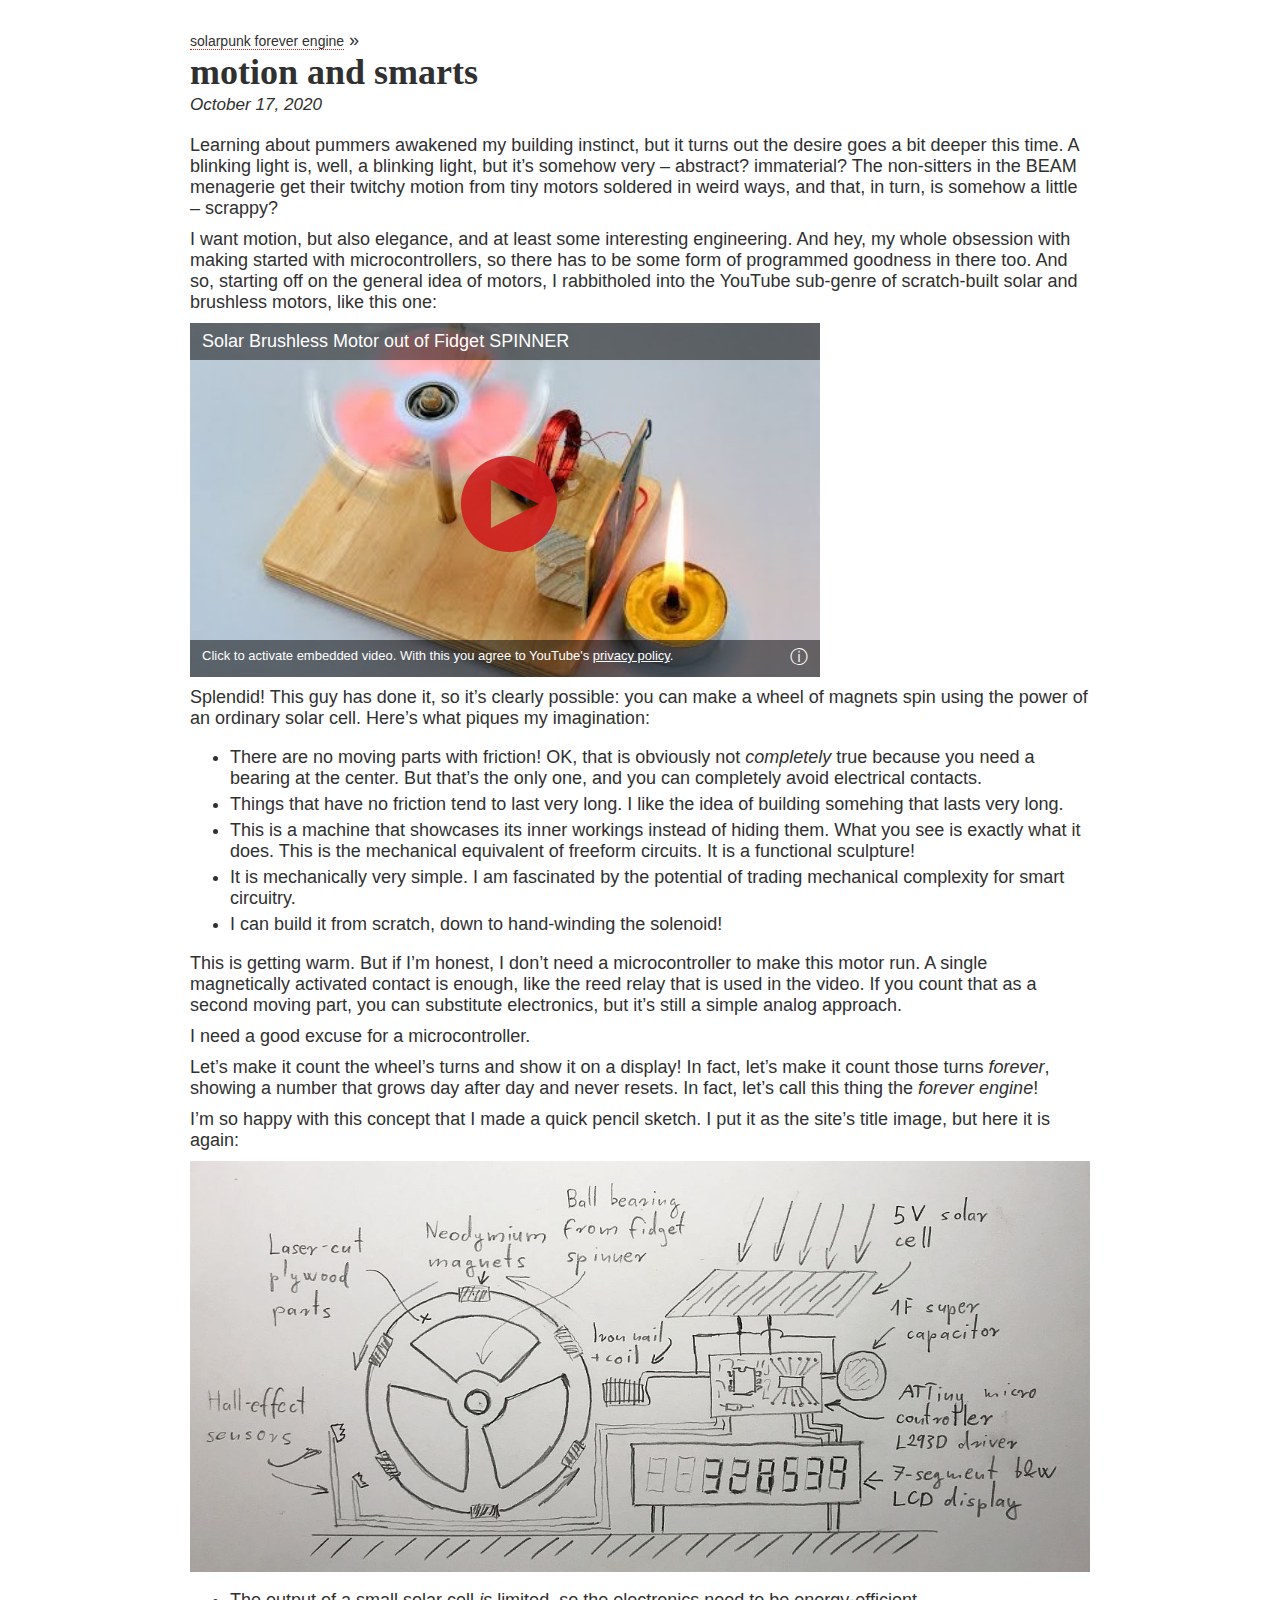
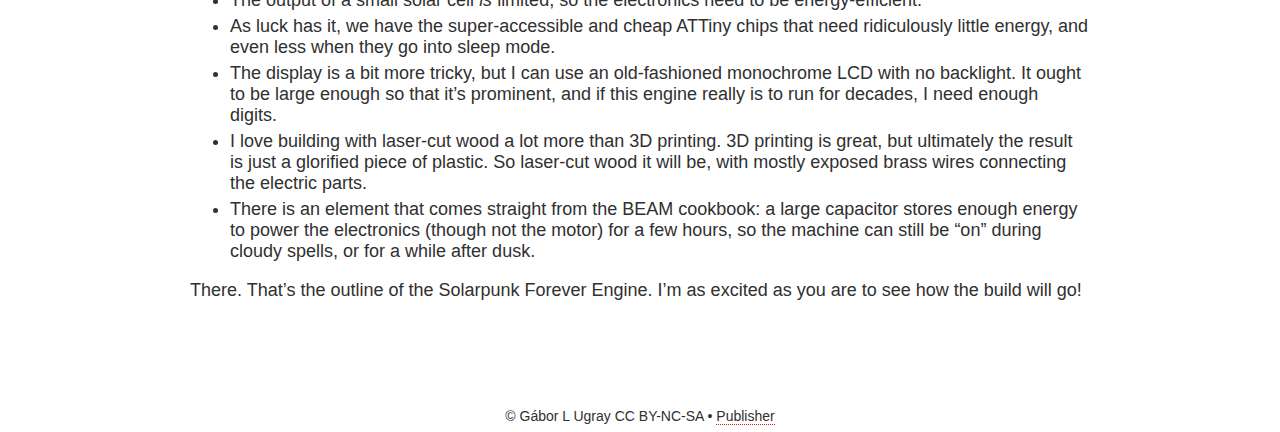
<file: build-log/motion-smarts-solar-engine/index.html>
<!DOCTYPE html>
<html>

<head>
  <meta charset="UTF-8">
  <meta name="viewport" content="width=device-width, initial-scale=1.0" />
  <meta name="format-detection" content="telephone=no">
  <meta http-equiv="x-ua-compatible" content="IE=edge">
  
  <meta property="og:image" content="https://sp4ee.github.io/images/zen-share.png" />
  <meta property="og:type" content="article" />
  <meta name="twitter:card" content="summary_large_image" />
    
  <title>Motion and smarts | Solarpunk Forever Engine</title>
  <meta property="og:title" content="Motion and smarts | Solarpunk Forever Engine" />
  
  <meta name="description" content="Such camera angle, many gradient, so gorgeous.">
  <meta name="keywords" content='' />
  <meta property="og:description" content="Such camera angle, many gradient, so gorgeous." />
  <meta property="og:url" content="https://sp4ee.github.io/motion-smarts-solar-engine" />
  <link rel="icon" type="image/png" sizes="32x32" href="/favicon-32x32.png?1614373344" />
  <link rel="icon" type="image/png" sizes="16x16" href="/favicon-16x16.png?1614373344" />
  <link rel="stylesheet" href="/bundle.css?1614373344" />
</head>

<body>


<article class="main single">
  <nav class="above-title"><a href="https://sp4ee.github.io/">Solarpunk Forever Engine</a> »</nav>
  <h1>Motion and smarts</h1>
  <p class="pagemeta">October 17, 2020</p>
  <p>Learning about pummers awakened my building instinct, but it turns out the desire goes a bit deeper this time. A blinking light is, well, a blinking light, but it&rsquo;s somehow very &ndash; abstract? immaterial? The non-sitters in the BEAM menagerie get their twitchy motion from tiny motors soldered in weird ways, and that, in turn, is somehow a little &ndash; scrappy?</p>
<p>I want motion, but also elegance, and at least some interesting engineering. And hey, my whole obsession with making started with microcontrollers, so there has to be some form of programmed goodness in there too. And so, starting off on the general idea of motors, I rabbitholed into the YouTube sub-genre of scratch-built solar and brushless motors, like this one:</p>
<div class="youtube-container" id='vid--xgDJyCoNh4'>
  <div class="video-placeholder">
    <img src='/images/020--xgDJyCoNh4.jpg' alt='Embedded video: Solar Brushless Motor out of Fidget SPINNER' class="video-snapshot-image" />
    <div class="overlay">
      <span class="title youtube-placeholder-label">
        Solar Brushless Motor out of Fidget SPINNER
      </span>
      <span class="notice youtube-placeholder-label">
        Click to activate embedded video. With this you agree to YouTube's <a class="privacy" href="https://policies.google.com/privacy" target="_blank">privacy policy</a>.
        <a class="info" href="https://github.com/gugray/youtube-privacy-embed" target="blank" title="What is this?">ⓘ</a>
      </span>
    </div>
    <img src="/video-player-button.svg" alt="Play video" class="video-player-button" />
  </div>  
</div>

<p>Splendid! This guy has done it, so it&rsquo;s clearly possible: you can make a wheel of magnets spin using the power of an ordinary solar cell. Here&rsquo;s what piques my imagination:</p>
<ul>
<li>There are no moving parts with friction! OK, that is obviously not <em>completely</em> true because you need a bearing at the center. But that&rsquo;s the only one, and you can completely avoid electrical contacts.</li>
<li>Things that have no friction tend to last very long. I like the idea of building somehing that lasts very long.</li>
<li>This is a machine that showcases its inner workings instead of hiding them. What you see is exactly what it does. This is the mechanical equivalent of freeform circuits. It is a functional sculpture!</li>
<li>It is mechanically very simple. I am fascinated by the potential of trading mechanical complexity for smart circuitry.</li>
<li>I can build it from scratch, down to hand-winding the solenoid!</li>
</ul>
<p>This is getting warm. But if I&rsquo;m honest, I don&rsquo;t need a microcontroller to make this motor run. A single magnetically activated contact is enough, like the reed relay that is used in the video. If you count that as a second moving part, you can substitute electronics, but it&rsquo;s still a simple analog approach.</p>
<p>I need a good excuse for a microcontroller.</p>
<p>Let&rsquo;s make it count the wheel&rsquo;s turns and show it on a display! In fact, let&rsquo;s make it count those turns <em>forever</em>, showing a number that grows day after day and never resets. In fact, let&rsquo;s call this thing the <em>forever engine</em>!</p>
<p>I&rsquo;m so happy with this concept that I made a quick pencil sketch. I put it as the site&rsquo;s title image, but here it is again:</p>
<p><img src="/images/sp4ee-concept-sketch.jpg" alt="Sketch of the Solarpunk Forever Engine"></p>
<ul>
<li>The output of a small solar cell <em>is</em> limited, so the electronics need to be energy-efficient.</li>
<li>As luck has it, we have the super-accessible and cheap ATTiny chips that need ridiculously little energy, and even less when they go into sleep mode.</li>
<li>The display is a bit more tricky, but I can use an old-fashioned monochrome LCD with no backlight. It ought to be large enough so that it&rsquo;s prominent, and if this engine really is to run for decades, I need enough digits.</li>
<li>I love building with laser-cut wood a lot more than 3D printing. 3D printing is great, but ultimately the result is just a glorified piece of plastic. So laser-cut wood it will be, with mostly exposed brass wires connecting the electric parts.</li>
<li>There is an element that comes straight from the BEAM cookbook: a large capacitor stores enough energy to power the electronics (though not the motor) for a few hours, so the machine can still be &ldquo;on&rdquo; during cloudy spells, or for a while after dusk.</li>
</ul>
<p>There. That&rsquo;s the outline of the Solarpunk Forever Engine. I&rsquo;m as excited as you are to see how the build will go!</p>
</article>

  <footer>
    <div>&copy;&nbsp;Gábor L Ugray CC BY-NC-SA &bull; <a href="/publisher">Publisher</a></div>
  </footer>
  <script src="/bundle.js?1614373344"></script>
  <script type="text/javascript">
    var _paq = window._paq || [];
    _paq.push(['trackPageView']);
    _paq.push(['enableLinkTracking']);
    (function() {
      var u="//stats.jealousmarkup.xyz/";
      _paq.push(['setTrackerUrl', u+'matomo.php']);
      _paq.push(['setSiteId', '6']);
      var d=document, g=d.createElement('script'), s=d.getElementsByTagName('script')[0];
      g.type='text/javascript'; g.async=true; g.defer=true; g.src=u+'matomo.js'; s.parentNode.insertBefore(g,s);
    })();
  </script>
</body>
<html>
</file>
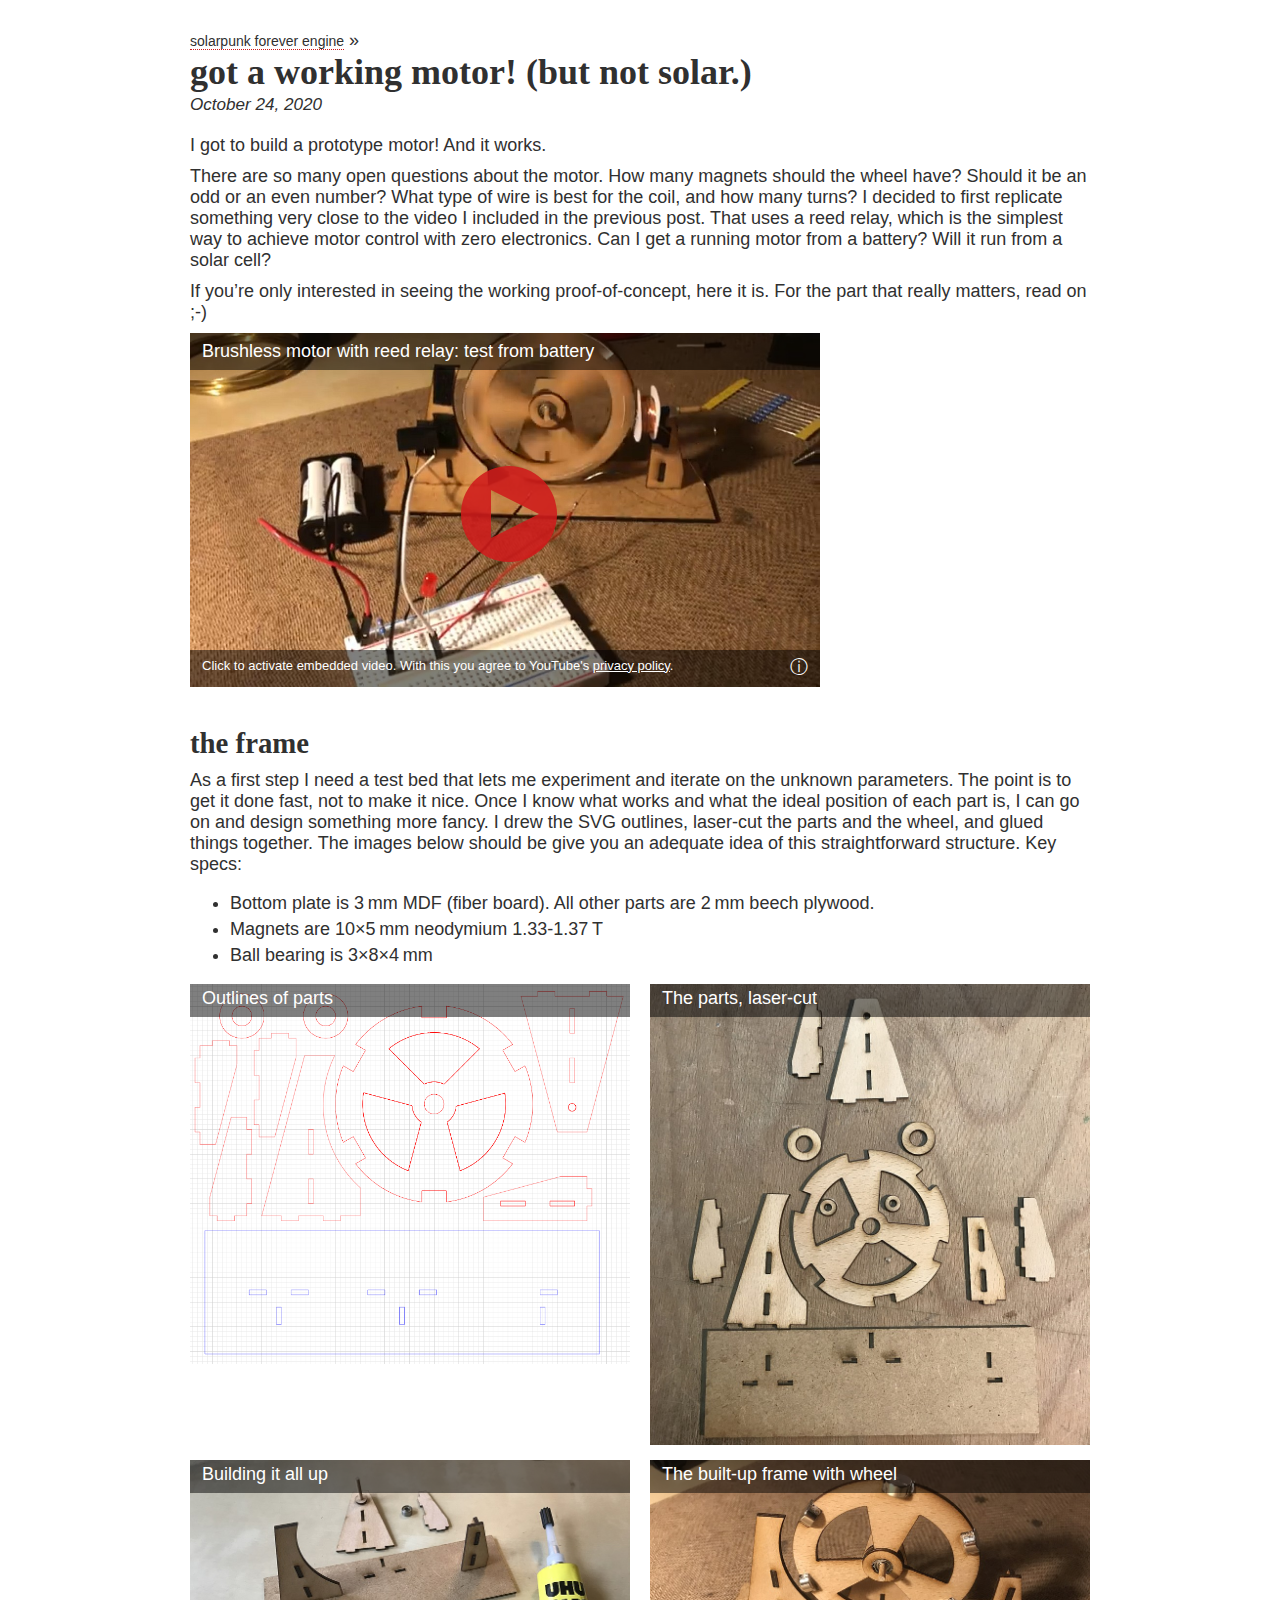
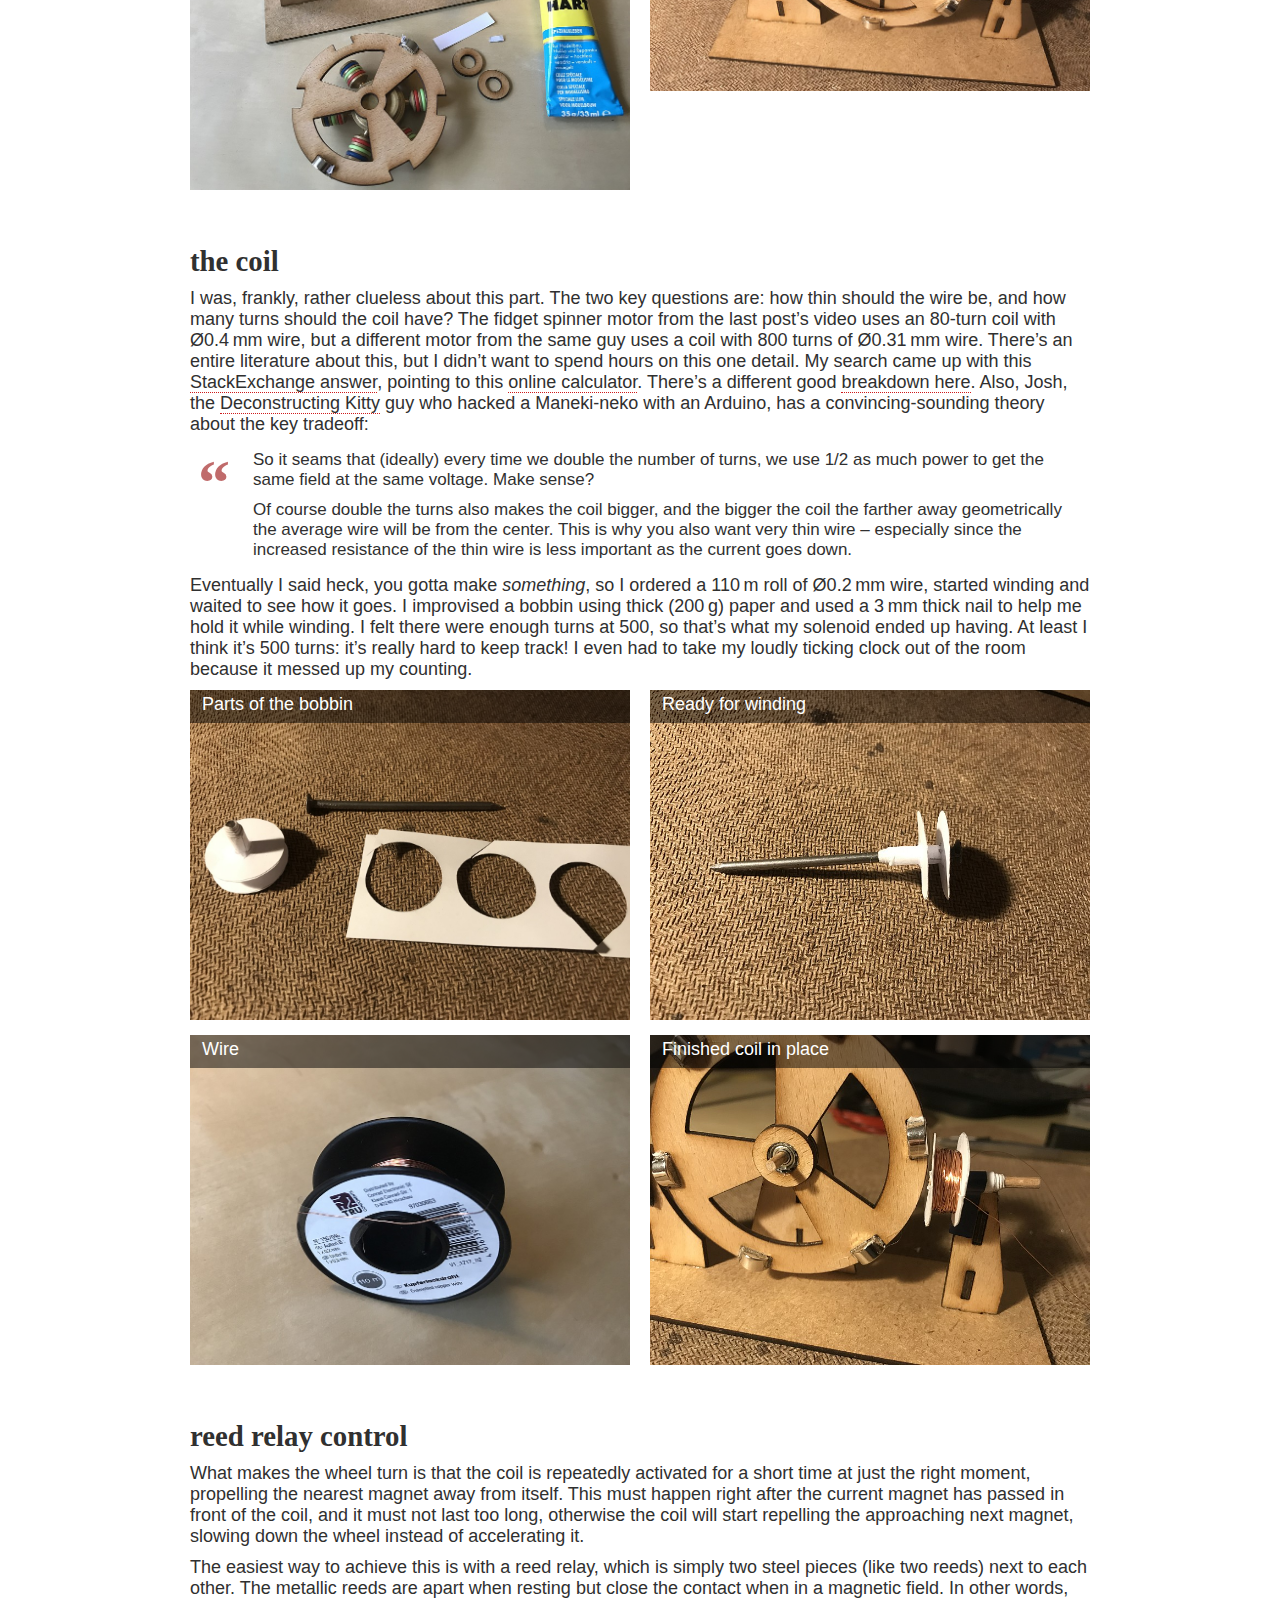
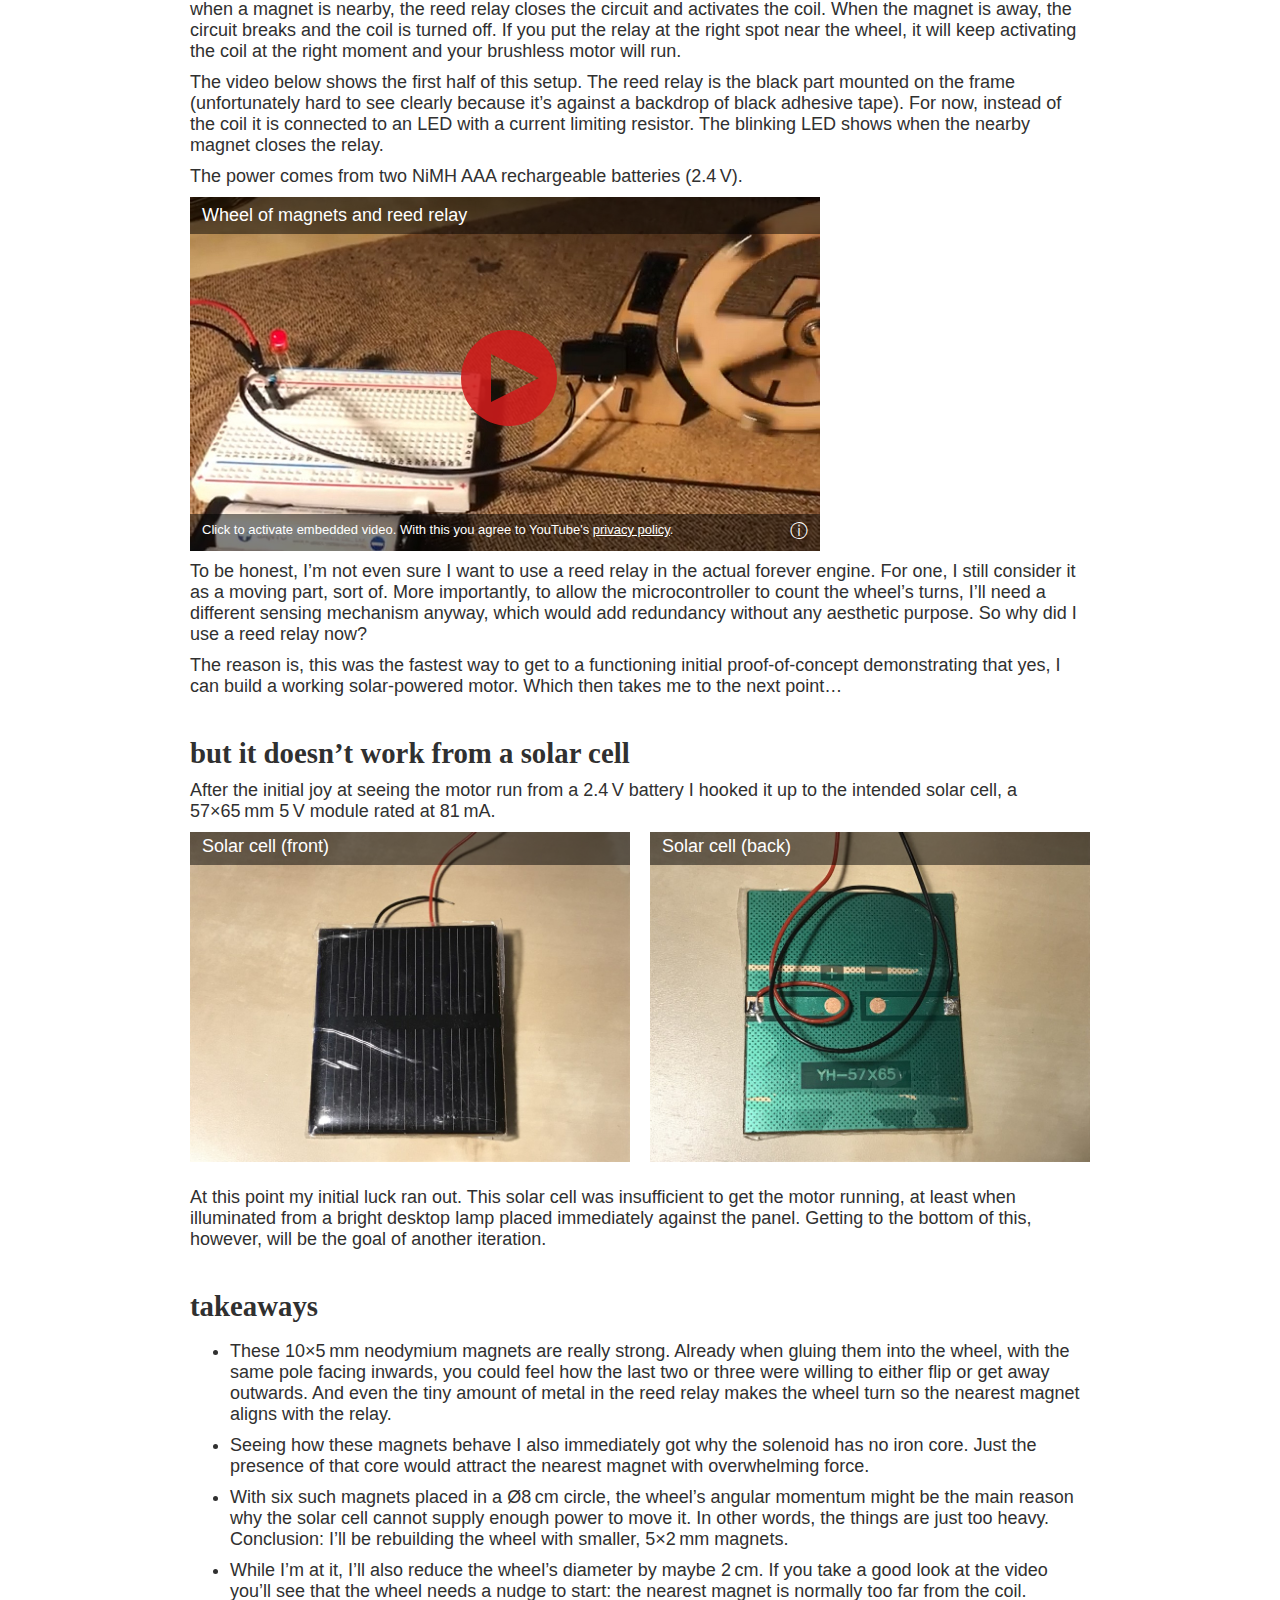
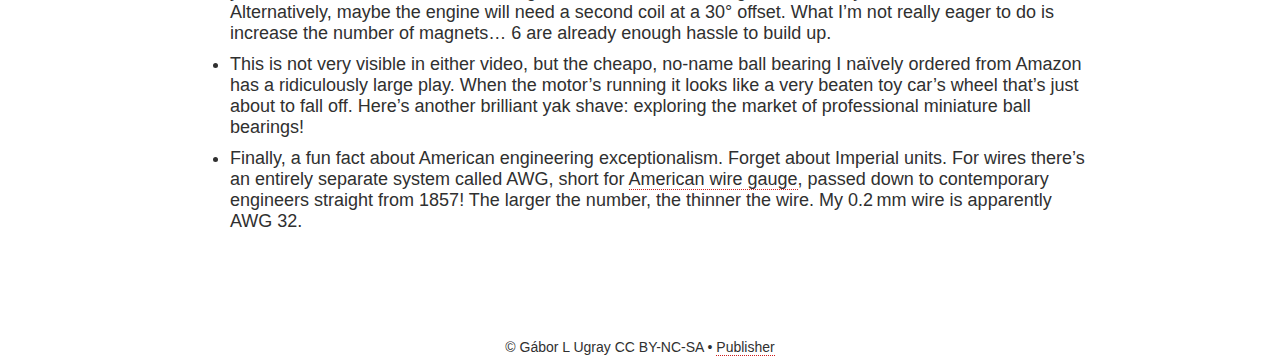
<file: build-log/working-brushless-motor-prototype/index.html>
<!DOCTYPE html>
<html>

<head>
  <meta charset="UTF-8">
  <meta name="viewport" content="width=device-width, initial-scale=1.0" />
  <meta name="format-detection" content="telephone=no">
  <meta http-equiv="x-ua-compatible" content="IE=edge">
  
  <meta property="og:image" content="https://sp4ee.github.io/images/zen-share.png" />
  <meta property="og:type" content="article" />
  <meta name="twitter:card" content="summary_large_image" />
    
  <title>Got a working motor! (But not solar.) | Solarpunk Forever Engine</title>
  <meta property="og:title" content="Got a working motor! (But not solar.) | Solarpunk Forever Engine" />
  
  <meta name="description" content="Such camera angle, many gradient, so gorgeous.">
  <meta name="keywords" content='' />
  <meta property="og:description" content="Such camera angle, many gradient, so gorgeous." />
  <meta property="og:url" content="https://sp4ee.github.io/working-brushless-motor-prototype" />
  <link rel="icon" type="image/png" sizes="32x32" href="/favicon-32x32.png?1614373344" />
  <link rel="icon" type="image/png" sizes="16x16" href="/favicon-16x16.png?1614373344" />
  <link rel="stylesheet" href="/bundle.css?1614373344" />
</head>

<body>


<article class="main single">
  <nav class="above-title"><a href="https://sp4ee.github.io/">Solarpunk Forever Engine</a> »</nav>
  <h1>Got a working motor! (But not solar.)</h1>
  <p class="pagemeta">October 24, 2020</p>
  <p>I got to build a prototype motor! And it works.</p>
<p>There are so many open questions about the motor. How many magnets should the wheel have? Should it be an odd or an even number? What type of wire is best for the coil, and how many turns? I decided to first replicate something very close to the video I included in the previous post. That uses a reed relay, which is the simplest way to achieve motor control with zero electronics. Can I get a running motor from a battery? Will it run from a solar cell?</p>
<p>If you&rsquo;re only interested in seeing the working proof-of-concept, here it is. For the part that really matters, read on ;-)</p>
<div class="youtube-container" id='vid-Msv9fFuiVH4'>
  <div class="video-placeholder">
    <img src='/images/030-Msv9fFuiVH4.jpg' alt='Embedded video: Brushless motor with reed relay: test from battery' class="video-snapshot-image" />
    <div class="overlay">
      <span class="title youtube-placeholder-label">
        Brushless motor with reed relay: test from battery
      </span>
      <span class="notice youtube-placeholder-label">
        Click to activate embedded video. With this you agree to YouTube's <a class="privacy" href="https://policies.google.com/privacy" target="_blank">privacy policy</a>.
        <a class="info" href="https://github.com/gugray/youtube-privacy-embed" target="blank" title="What is this?">ⓘ</a>
      </span>
    </div>
    <img src="/video-player-button.svg" alt="Play video" class="video-player-button" />
  </div>  
</div>

<h3 id="the-frame">The frame</h3>
<p>As a first step I need a test bed that lets me experiment and iterate on the unknown parameters. The point is to get it done fast, not to make it nice. Once I know what works and what the ideal position of each part is, I can go on and design something more fancy. I drew the SVG outlines, laser-cut the parts and the wheel, and glued things together. The images below should be give you an adequate idea of this straightforward structure. Key specs:</p>
<ul>
<li>Bottom plate is 3 mm MDF (fiber board). All other parts are 2 mm beech plywood.</li>
<li>Magnets are 10×5 mm neodymium 1.33-1.37 T</li>
<li>Ball bearing is 3×8×4 mm</li>
</ul>
<p><figure class="left">
    <img src="/images/030-parts-outline.png"
         alt="Outlines of parts"/> <figcaption>
            <p>Outlines of parts</p>
        </figcaption>
</figure>

<figure class="right">
    <img src="/images/030-parts-laser-cut.jpg"
         alt="The parts, laser-cut"/> <figcaption>
            <p>The parts, laser-cut</p>
        </figcaption>
</figure>

<div class="clear"></div>

<figure class="left">
    <img src="/images/030-building-up.jpg"
         alt="Building it all up"/> <figcaption>
            <p>Building it all up</p>
        </figcaption>
</figure>

<figure class="right">
    <img src="/images/030-motor-built-up.jpg"
         alt="The built-up frame with wheel"/> <figcaption>
            <p>The built-up frame with wheel</p>
        </figcaption>
</figure>

<div class="clear"></div>
</p>
<h3 id="the-coil">The coil</h3>
<p>I was, frankly, rather clueless about this part. The two key questions are: how thin should the wire be, and how many turns should the coil have? The fidget spinner motor from the last post&rsquo;s video uses an 80-turn coil with Ø0.4 mm wire, but a different motor from the same guy uses a coil with 800 turns of Ø0.31 mm wire. There&rsquo;s an entire literature about this, but I didn&rsquo;t want to spend hours on this one detail. My search came up with this <a href="https://electronics.stackexchange.com/a/94591">StackExchange answer</a>, pointing to this <a href="https://daycounter.com/Calculators/Magnets/Solenoid-Force-Calculator.phtml">online calculator</a>. There&rsquo;s a different good <a href="https://education.jlab.org/qa/electromagnet_02.html">breakdown here</a>. Also, Josh, the <a href="https://wp.josh.com/2018/05/07/deconstructing-kitty/">Deconstructing Kitty</a> guy who hacked a Maneki-neko with an Arduino, has a convincing-sounding theory about the key tradeoff:</p>
<blockquote>
<p>So it seams that (ideally) every time we double the number of turns, we use 1/2 as much power to get the same field at the same voltage. Make sense?</p>
<p>Of course double the turns also makes the coil bigger, and the bigger the coil the farther away geometrically the average wire will be from the center. This is why you also want very thin wire – especially since the increased resistance of the thin wire is less important as the current goes down.</p>
</blockquote>
<p>Eventually I said heck, you gotta make <em>something</em>, so I ordered a 110 m roll of Ø0.2 mm wire, started winding and waited to see how it goes. I improvised a bobbin using thick (200 g) paper and used a 3 mm thick nail to help me hold it while winding. I felt there were enough turns at 500, so that&rsquo;s what my solenoid ended up having. At least I think it&rsquo;s 500 turns: it&rsquo;s really hard to keep track! I even had to take my loudly ticking clock out of the room because it messed up my counting.</p>
<p><figure class="left">
    <img src="/images/030-bobbin-parts.jpg"
         alt="Parts of the bobbin"/> <figcaption>
            <p>Parts of the bobbin</p>
        </figcaption>
</figure>

<figure class="right">
    <img src="/images/030-bobbin-on-nail.jpg"
         alt="Ready for winding"/> <figcaption>
            <p>Ready for winding</p>
        </figcaption>
</figure>

<div class="clear"></div>

<figure class="left">
    <img src="/images/030-wire.jpg"
         alt="Wire"/> <figcaption>
            <p>Wire</p>
        </figcaption>
</figure>

<figure class="right">
    <img src="/images/030-coil-in-place.jpg"
         alt="Finished coil in place"/> <figcaption>
            <p>Finished coil in place</p>
        </figcaption>
</figure>

<div class="clear"></div>
</p>
<h3 id="reed-relay-control">Reed relay control</h3>
<p>What makes the wheel turn is that the coil is repeatedly activated for a short time at just the right moment, propelling the nearest magnet away from itself. This must happen right after the current magnet has passed in front of the coil, and it must not last too long, otherwise the coil will start repelling the approaching next magnet, slowing down the wheel instead of accelerating it.</p>
<p>The easiest way to achieve this is with a reed relay, which is simply two steel pieces (like two reeds) next to each other. The metallic reeds are apart when resting but close the contact when in a magnetic field. In other words, when a magnet is nearby, the reed relay closes the circuit and activates the coil. When the magnet is away, the circuit breaks and the coil is turned off. If you put the relay at the right spot near the wheel, it will keep activating the coil at the right moment and your brushless motor will run.</p>
<p>The video below shows the first half of this setup. The reed relay is the black part mounted on the frame (unfortunately hard to see clearly because it&rsquo;s against a backdrop of black adhesive tape). For now, instead of the coil it is connected to an LED with a current limiting resistor. The blinking LED shows when the nearby magnet closes the relay.</p>
<p>The power comes from two NiMH AAA rechargeable batteries (2.4 V).</p>
<div class="youtube-container" id='vid-Vr2icmnC_wE'>
  <div class="video-placeholder">
    <img src='/images/030-Vr2icmnC_wE.jpg' alt='Embedded video: Wheel of magnets and reed relay' class="video-snapshot-image" />
    <div class="overlay">
      <span class="title youtube-placeholder-label">
        Wheel of magnets and reed relay
      </span>
      <span class="notice youtube-placeholder-label">
        Click to activate embedded video. With this you agree to YouTube's <a class="privacy" href="https://policies.google.com/privacy" target="_blank">privacy policy</a>.
        <a class="info" href="https://github.com/gugray/youtube-privacy-embed" target="blank" title="What is this?">ⓘ</a>
      </span>
    </div>
    <img src="/video-player-button.svg" alt="Play video" class="video-player-button" />
  </div>  
</div>

<p>To be honest, I&rsquo;m not even sure I want to use a reed relay in the actual forever engine. For one, I still consider it as a moving part, sort of. More importantly, to allow the microcontroller to count the wheel&rsquo;s turns, I&rsquo;ll need a different sensing mechanism anyway, which would add redundancy without any aesthetic purpose. So why did I use a reed relay now?</p>
<p>The reason is, this was the fastest way to get to a functioning initial proof-of-concept demonstrating that yes, I can build a working solar-powered motor. Which then takes me to the next point&hellip;</p>
<h3 id="but-it-doesnt-work-from-a-solar-cell">But it doesn&rsquo;t work from a solar cell</h3>
<p>After the initial joy at seeing the motor run from a 2.4 V battery I hooked it up to the intended solar cell, a 57×65 mm 5 V module rated at 81 mA.</p>
<p><figure class="left">
    <img src="/images/030-solar-cell-front.jpg"
         alt="Solar cell (front)"/> <figcaption>
            <p>Solar cell (front)</p>
        </figcaption>
</figure>

<figure class="right">
    <img src="/images/030-solar-cell-back.jpg"
         alt="Solar cell (back)"/> <figcaption>
            <p>Solar cell (back)</p>
        </figcaption>
</figure>

<div class="clear"></div>
</p>
<p>At this point my initial luck ran out. This solar cell was insufficient to get the motor running, at least when illuminated from a bright desktop lamp placed immediately against the panel. Getting to the bottom of this, however, will be the goal of another iteration.</p>
<h3 id="takeaways">Takeaways</h3>
<ul>
<li>
<p>These 10×5 mm neodymium magnets are really strong. Already when gluing them into the wheel, with the same pole facing inwards, you could feel how the last two or three were willing to either flip or get away outwards. And even the tiny amount of metal in the reed relay makes the wheel turn so the nearest magnet aligns with the relay.</p>
</li>
<li>
<p>Seeing how these magnets behave I also immediately got why the solenoid has no iron core. Just the presence of that core would attract the nearest magnet with overwhelming force.</p>
</li>
<li>
<p>With six such magnets placed in a Ø8 cm circle, the wheel&rsquo;s angular momentum might be the main reason why the solar cell cannot supply enough power to move it. In other words, the things are just too heavy. Conclusion: I&rsquo;ll be rebuilding the wheel with smaller, 5×2 mm magnets.</p>
</li>
<li>
<p>While I&rsquo;m at it, I&rsquo;ll also reduce the wheel&rsquo;s diameter by maybe 2 cm. If you take a good look at the video you&rsquo;ll see that the wheel needs a nudge to start: the nearest magnet is normally too far from the coil. Alternatively, maybe the engine will need a second coil at a 30° offset. What I&rsquo;m not really eager to do is increase the number of magnets&hellip; 6 are already enough hassle to build up.</p>
</li>
<li>
<p>This is not very visible in either video, but the cheapo, no-name ball bearing I naïvely ordered from Amazon has a ridiculously large play. When the motor&rsquo;s running it looks like a very beaten toy car&rsquo;s wheel that&rsquo;s just about to fall off. Here&rsquo;s another brilliant yak shave: exploring the market of professional miniature ball bearings!</p>
</li>
<li>
<p>Finally, a fun fact about American engineering exceptionalism. Forget about Imperial units. For wires there&rsquo;s an entirely separate system called AWG, short for <a href="https://en.wikipedia.org/wiki/American_wire_gauge">American wire gauge</a>, passed down to contemporary engineers straight from 1857! The larger the number, the thinner the wire. My 0.2 mm wire is apparently AWG 32.</p>
</li>
</ul>
</article>

  <footer>
    <div>&copy;&nbsp;Gábor L Ugray CC BY-NC-SA &bull; <a href="/publisher">Publisher</a></div>
  </footer>
  <script src="/bundle.js?1614373344"></script>
  <script type="text/javascript">
    var _paq = window._paq || [];
    _paq.push(['trackPageView']);
    _paq.push(['enableLinkTracking']);
    (function() {
      var u="//stats.jealousmarkup.xyz/";
      _paq.push(['setTrackerUrl', u+'matomo.php']);
      _paq.push(['setSiteId', '6']);
      var d=document, g=d.createElement('script'), s=d.getElementsByTagName('script')[0];
      g.type='text/javascript'; g.async=true; g.defer=true; g.src=u+'matomo.js'; s.parentNode.insertBefore(g,s);
    })();
  </script>
</body>
<html>
</file>
<file: bundle.css>
*,body{box-sizing:border-box}blockquote:before,h1,h3{font-weight:700}body,body>article{position:relative}html{height:100%;border:0;margin:0;padding:0;overflow-y:scroll}body{background-color:#fff;margin:0;width:100%;min-height:100%;padding-bottom:56px;color:#303030;-webkit-overflow-scrolling:touch;font-size:18px;font-family:"Segoe UI","Helvetica Neue",Ubuntu,"San Francisco",sans-serif}h1,h2,h3{font-family:Georgia,serif;text-transform:lowercase}body>article{width:900px;margin:0 auto}h1,p{margin:0 0 10px}body>footer{display:flex;justify-content:center;position:absolute;bottom:0;width:100%;padding:8px;font-size:14px}img[src$='#narrow']{display:block;width:630px}img{display:block;max-width:100%}h1{font-size:36px}h2{font-size:28.8px;margin:40px 0 10px}nav.above-title a{font-size:14px;text-transform:lowercase}p.pagemeta{margin:-8px 0 20px;font-size:17.1px;font-style:italic}p.motto{margin:-8px 0 12px;font-style:italic;text-transform:lowercase}li{margin:0 0 5px}nav.full-entry-link{text-transform:lowercase}figure.left,figure.right{width:440px;float:left;margin:0 0 15px;padding:0;position:relative}figure.right{margin-left:20px;clear:right}figure figcaption{position:absolute;top:0;width:100%;background-color:rgba(0,0,0,.5);color:#fff;padding:4px 12px 8px}figure figcaption p{margin:0;padding:0}figure:hover figcaption{opacity:.2}div.clear{height:0;margin:0;width:100%;position:relative;clear:both;color:transparent}blockquote{position:relative;font-size:17px;margin:15px 0 15px 48px;padding-left:15px;overflow:visible}blockquote:before{position:absolute;top:-4px;left:-40px;content:'\201C';color:#c06b6b;font-size:64px;font-family:serif}.highlight pre{padding:10px;overflow-x:scroll}a{color:#303030;text-decoration:none;border-bottom:1pt dotted #cf1b1b}a:hover{border-bottom-style:solid}h2 a{border-bottom:none}h2 a:hover{border-bottom:1pt solid #cf1b1b}article.main{padding-top:30px;margin-bottom:75px}section.list-full h2{margin-top:10px}article.single h3{font-size:28.8px;margin:40px 0 10px}.newsletter-signup{display:block;width:100%;height:80px;position:relative}.newsletter-signup .placeholder{background-color:#c06b6b;width:327px;height:54px;border-radius:5px;color:#fff;margin:0 auto;padding-top:6px;text-align:center;cursor:default;font-size:14px}.newsletter-signup .placeholder:hover{background-color:#cf1b1b}.newsletter-signup .placeholder a{border-bottom:none;text-decoration:underline;color:#fff}.newsletter-signup iframe{display:block;position:absolute;left:0;top:0;width:100%;height:100%}.youtube-container{display:block;width:630px;position:relative;margin-bottom:10px}.youtube-container .video-placeholder{position:relative}.youtube-container .video-placeholder .video-player-button{position:absolute;left:50%;margin:-44px 0 0 -44px;top:50%;width:96px;height:96px;cursor:pointer}.youtube-container .video-placeholder .video-snapshot-image{width:100%}.youtube-container .video-placeholder .overlay{position:absolute;top:0;left:0;right:0;bottom:0}.youtube-container .video-placeholder .overlay span{position:absolute;display:inline-block;color:#fff;left:0;width:100%;background-color:rgba(0,0,0,.5);padding:8px 12px}.youtube-container .video-placeholder .overlay .notice{bottom:0;font-size:13px}.youtube-container .video-placeholder .overlay .notice a.privacy{border-bottom:none;color:#fff;text-decoration:underline}.youtube-container .video-placeholder .overlay .notice a.info{border-bottom:none;color:#fff;position:relative;float:right;font-size:18px;margin-top:-3px}@media screen and (max-width:935px){body{padding:0 16px}body>article,body>footer,body>header{width:100%}body>footer{position:relative;margin:56px 0 8px}figure.left,figure.right{width:48%}figure.right{margin-left:2%}}@media screen and (max-width:674px){.youtube-container,img[src$='#narrow']{width:100%}}@media screen and (max-width:500px){article.main{padding-top:8px}h1{font-size:32.4px}h2{font-size:28.8px}figure.left,figure.right{width:100%}figure.right{margin-left:0}.youtube-container .video-placeholder .video-player-button{margin:-22px 0 0 -22px;top:50%;width:48px;height:48px}}
</file>
